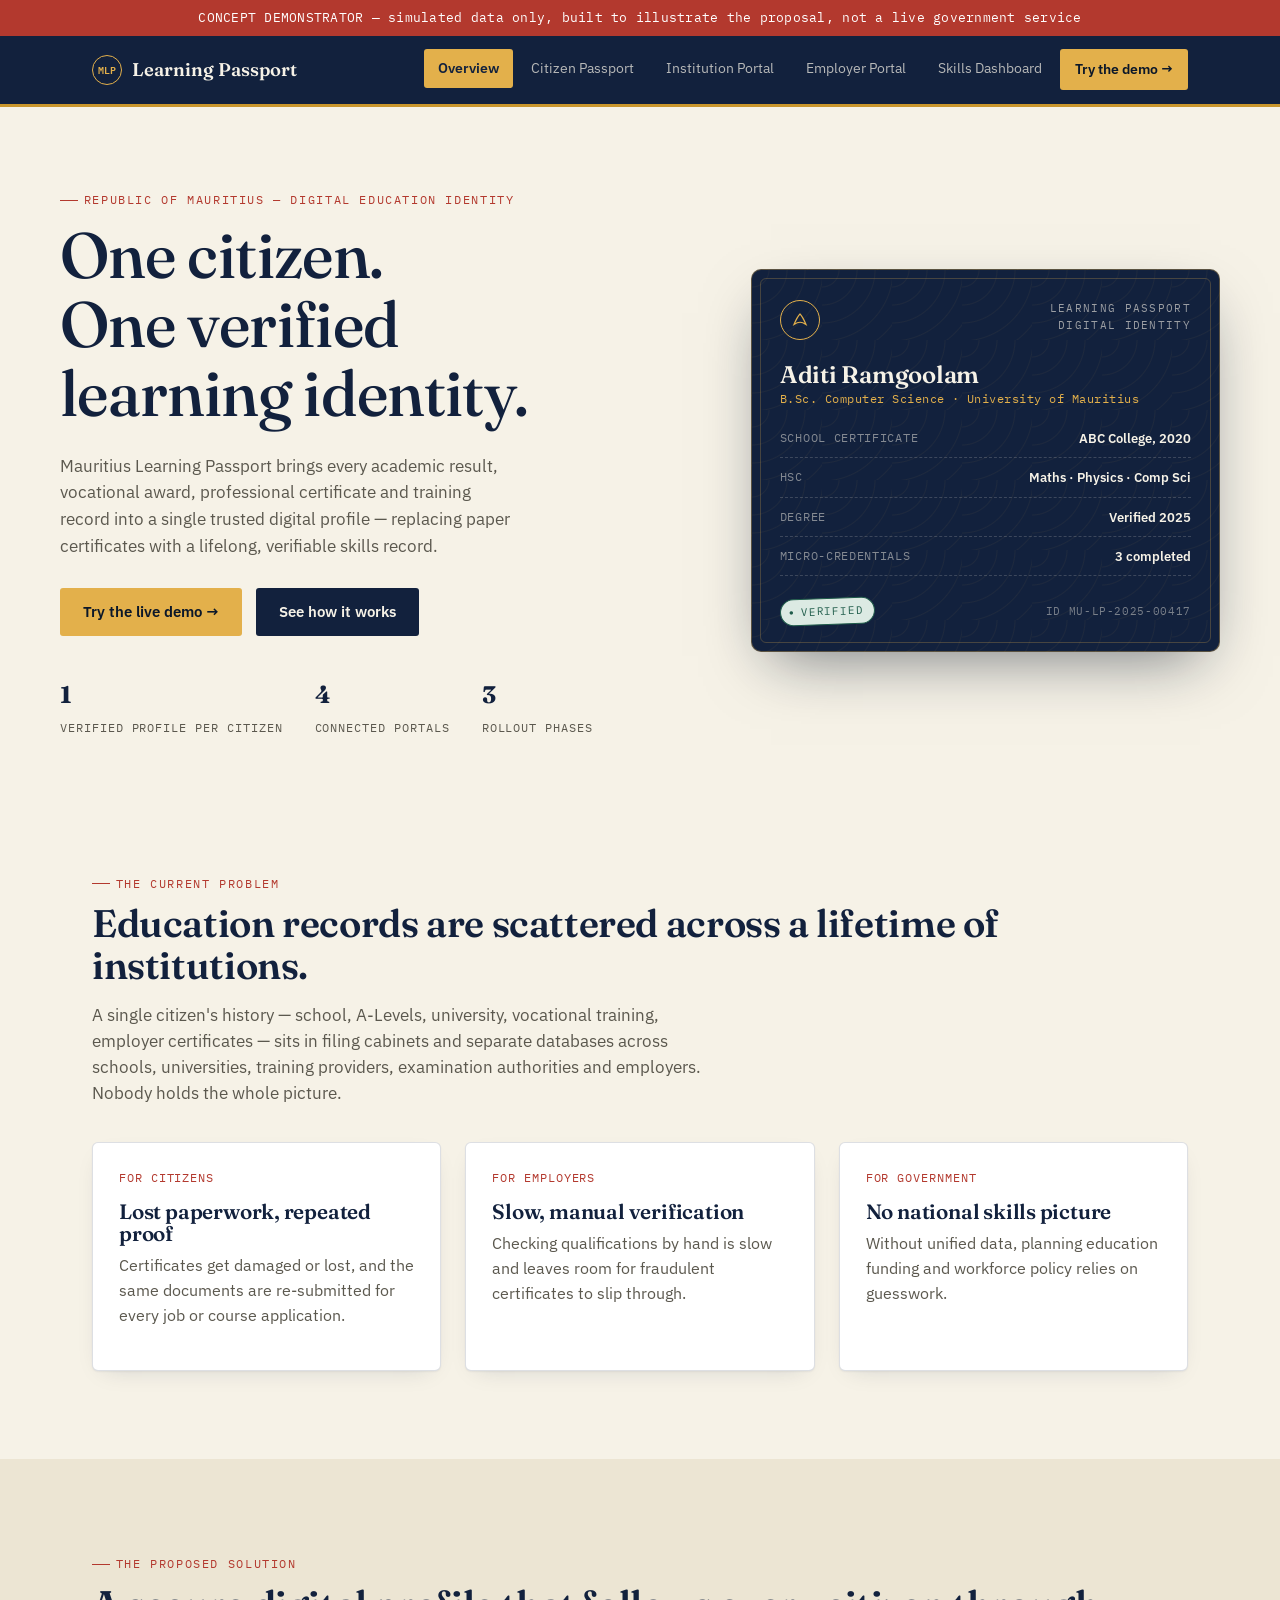
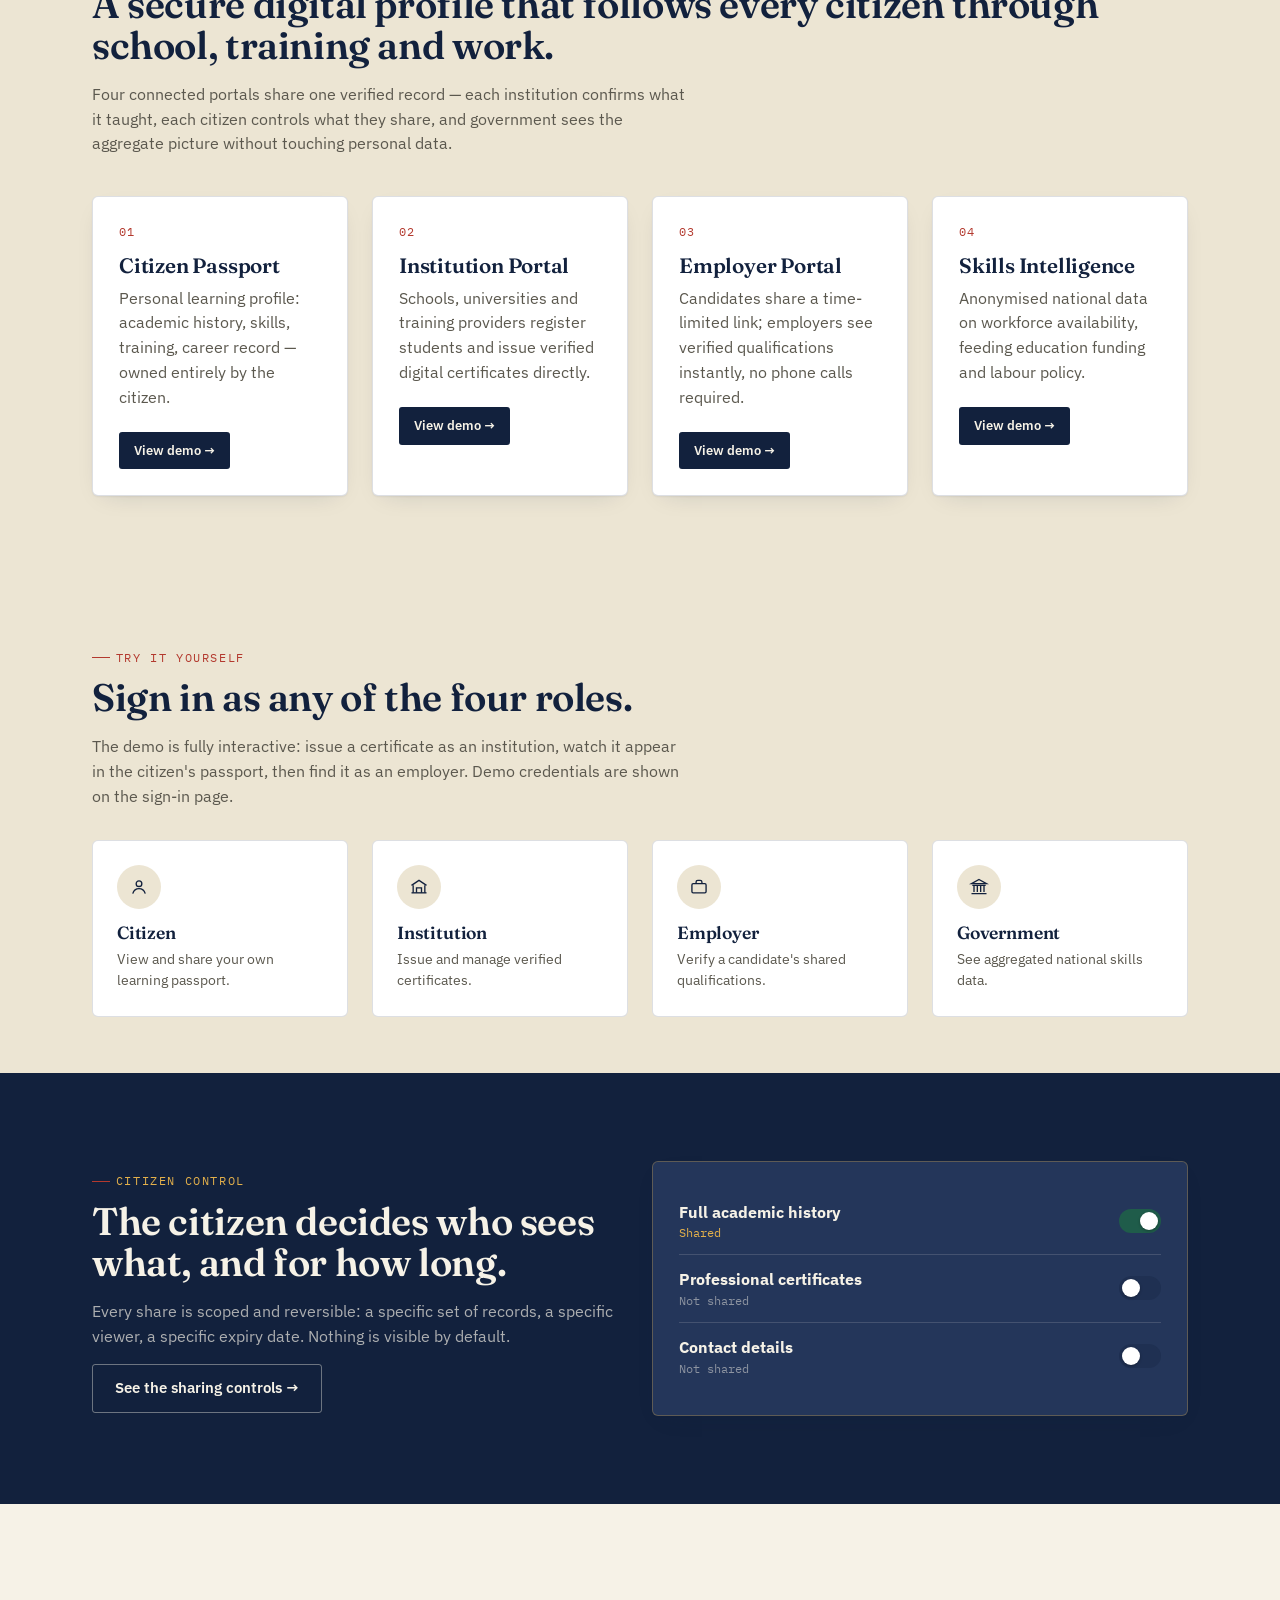
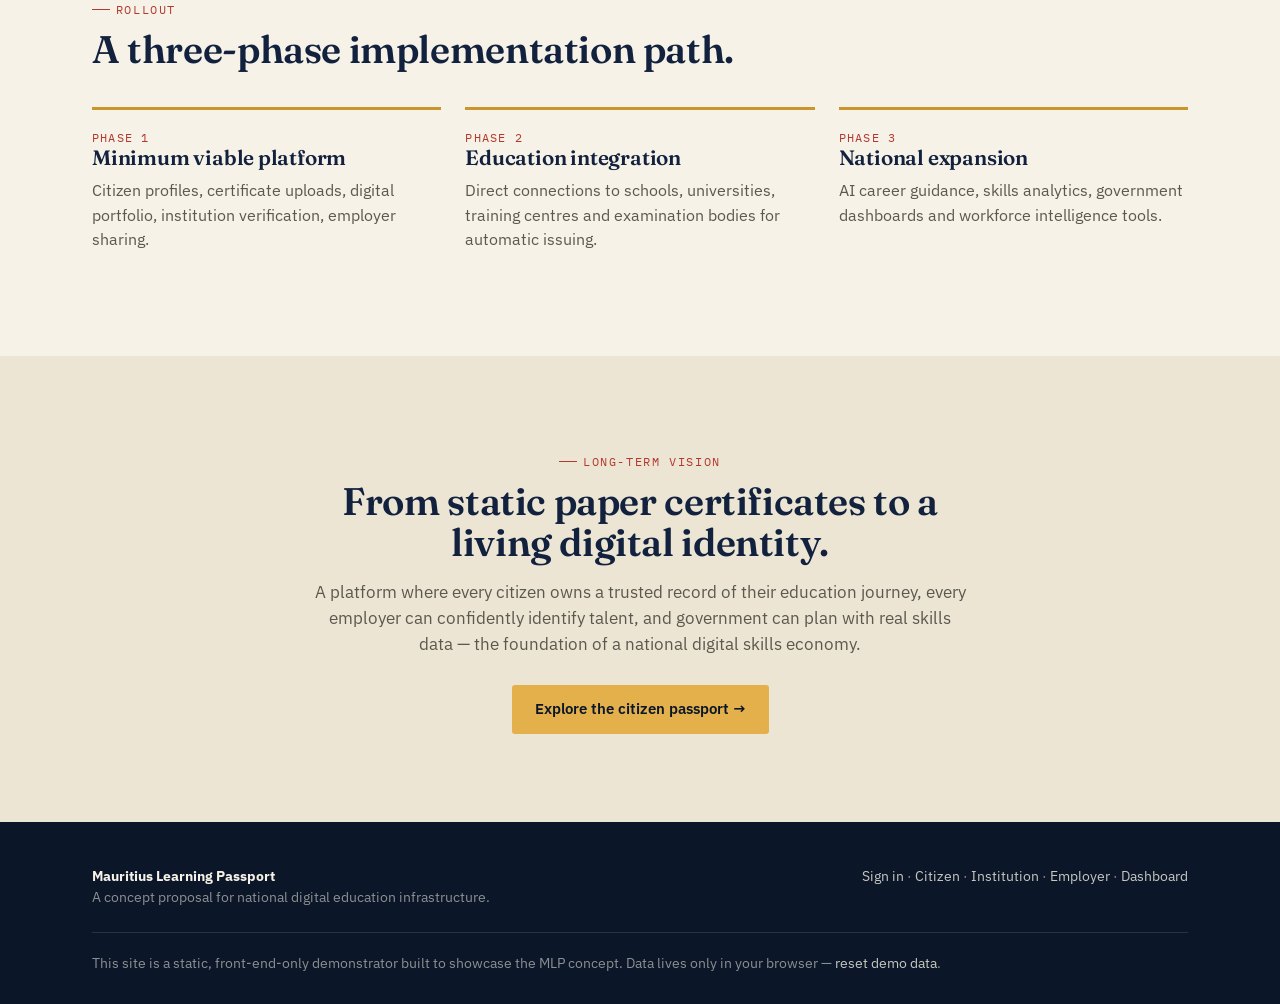
<file: index.html>
<!DOCTYPE html>
<html lang="en">
<head>
<meta charset="UTF-8">
<meta name="viewport" content="width=device-width, initial-scale=1.0">
<title>Mauritius Learning Passport — One Citizen. One Verified Learning Identity.</title>
<meta name="description" content="A national digital education, skills and career identity platform for Mauritius.">
<link rel="preconnect" href="https://fonts.googleapis.com">
<link href="https://fonts.googleapis.com/css2?family=Fraunces:opsz,wght@9..144,400;9..144,500;9..144,600&family=IBM+Plex+Sans:wght@400;500;600;700&family=IBM+Plex+Mono:wght@400;500&display=swap" rel="stylesheet">
<style>
/* ==========================================================================
   Mauritius Learning Passport — Design System
   Concept: the site itself reads as a passport — stamped pages, guilloché
   security patterns, a visa-page grid, and a navy/paper palette drawn from
   official travel documents rather than generic "startup SaaS" styling.
   ========================================================================== */

:root {
  /* ---- Color: passport cover navy, paper cream, wax-stamp coral, gold foil, verified emerald ---- */
  --navy:        #12213D;
  --navy-deep:   #0B1729;
  --navy-soft:   #24365A;
  --paper:       #F6F2E7;
  --paper-dim:   #ECE5D3;
  --ink:         #1A1A17;
  --ink-soft:    #5B584E;
  --gold:        #C9962C;
  --gold-bright: #E3B04B;
  --coral:       #B3392E;
  --emerald:     #1F5C4A;
  --emerald-soft:#DCEAE3;
  --line:        rgba(18,33,61,0.14);
  --line-strong: rgba(18,33,61,0.28);

  --font-display: 'Fraunces', Georgia, serif;
  --font-body: 'IBM Plex Sans', -apple-system, sans-serif;
  --font-mono: 'IBM Plex Mono', 'Courier New', monospace;

  --radius-s: 3px;
  --radius-m: 6px;
  --shadow-card: 0 1px 2px rgba(18,33,61,0.06), 0 8px 24px -12px rgba(18,33,61,0.18);
}

* { box-sizing: border-box; }
html { scroll-behavior: smooth; }

body {
  margin: 0;
  background: var(--paper);
  color: var(--ink);
  font-family: var(--font-body);
  font-size: 16px;
  line-height: 1.55;
  -webkit-font-smoothing: antialiased;
}

img { max-width: 100%; display: block; }
a { color: inherit; }

h1, h2, h3, h4 {
  font-family: var(--font-display);
  font-weight: 600;
  line-height: 1.08;
  margin: 0 0 0.4em;
  letter-spacing: -0.01em;
  color: var(--navy);
}
h1 { font-size: clamp(2.4rem, 5vw, 4.2rem); font-weight: 500; }
h2 { font-size: clamp(1.7rem, 3vw, 2.5rem); }
h3 { font-size: 1.3rem; }
p { margin: 0 0 1em; color: var(--ink-soft); }

.eyebrow {
  font-family: var(--font-mono);
  font-size: 0.72rem;
  letter-spacing: 0.14em;
  text-transform: uppercase;
  color: var(--coral);
  display: inline-flex;
  align-items: center;
  gap: 0.5em;
  margin-bottom: 0.9em;
}
.eyebrow::before {
  content: "";
  width: 18px; height: 1px;
  background: var(--coral);
  display: inline-block;
}

.container {
  max-width: 1160px;
  margin: 0 auto;
  padding: 0 32px;
}

/* ---- guilloché security-print watermark, used sparingly on navy fields ---- */
.watermark {
  background-color: var(--navy);
  background-image:
    repeating-radial-gradient(circle at 0 0, transparent 0, transparent 18px, rgba(227,176,75,0.05) 19px, transparent 20px),
    repeating-radial-gradient(circle at 100% 100%, transparent 0, transparent 18px, rgba(227,176,75,0.05) 19px, transparent 20px);
  background-size: 90px 90px;
}

/* ==================== NAV ==================== */
.site-nav {
  position: sticky; top: 0; z-index: 50;
  background: var(--navy);
  border-bottom: 3px solid var(--gold);
}
.site-nav .container {
  display: flex; align-items: center; justify-content: space-between;
  height: 68px;
}
.brand {
  display: flex; align-items: center; gap: 10px;
  font-family: var(--font-display);
  color: var(--paper);
  font-size: 1.15rem;
  text-decoration: none;
  font-weight: 600;
}
.brand .mark {
  width: 30px; height: 30px;
  border: 1.5px solid var(--gold-bright);
  border-radius: 50%;
  display: flex; align-items: center; justify-content: center;
  font-family: var(--font-mono);
  font-size: 0.62rem;
  color: var(--gold-bright);
  letter-spacing: 0.02em;
}
.nav-links {
  display: flex; gap: 4px;
  list-style: none; margin: 0; padding: 0;
}
.nav-links a {
  display: inline-block;
  padding: 9px 14px;
  font-size: 0.86rem;
  color: rgba(246,242,231,0.72);
  text-decoration: none;
  border-radius: var(--radius-s);
  transition: color .15s, background .15s;
  white-space: nowrap;
}
.nav-links a:hover { color: var(--paper); background: rgba(246,242,231,0.08); }
.nav-links a.active { color: var(--navy); background: var(--gold-bright); font-weight: 600; }
.nav-toggle { display: none; }

@media (max-width: 900px) {
  .nav-links { position: fixed; inset: 68px 0 auto 0; flex-direction: column; background: var(--navy-deep);
    padding: 10px; gap: 0; border-bottom: 1px solid var(--line-strong); transform: translateY(-8px); opacity: 0;
    pointer-events: none; transition: all .18s; }
  .nav-links.open { transform: translateY(0); opacity: 1; pointer-events: auto; }
  .nav-links a { display: block; padding: 12px 14px; }
  .nav-toggle {
    display: block; background: none; border: 1px solid rgba(246,242,231,0.3); color: var(--paper);
    width: 38px; height: 34px; border-radius: var(--radius-s); font-size: 1.1rem; cursor: pointer;
  }
}

/* ==================== BUTTONS ==================== */
.btn {
  display: inline-flex; align-items: center; gap: 8px;
  font-family: var(--font-body); font-weight: 600; font-size: 0.92rem;
  padding: 12px 22px;
  border-radius: var(--radius-s);
  text-decoration: none;
  border: 1.5px solid transparent;
  cursor: pointer;
  transition: transform .12s ease, box-shadow .12s ease, background .12s ease;
}
.btn:active { transform: translateY(1px); }
.btn-primary { background: var(--gold-bright); color: var(--navy-deep); }
.btn-primary:hover { background: var(--gold); box-shadow: 0 6px 18px -8px rgba(201,150,44,0.6); }
.btn-outline { background: transparent; border-color: rgba(246,242,231,0.4); color: var(--paper); }
.btn-outline:hover { border-color: var(--paper); }
.btn-dark { background: var(--navy); color: var(--paper); }
.btn-dark:hover { background: var(--navy-soft); }
.btn-sm { padding: 8px 14px; font-size: 0.8rem; }
.btn[disabled] { opacity: 0.45; cursor: not-allowed; }

/* ==================== SECTIONS / HERO ==================== */
.section { padding: 88px 0; }
.section-tight { padding: 56px 0; }
.section-alt { background: var(--paper-dim); }
.section-navy { background: var(--navy); color: var(--paper); }
.section-navy p { color: rgba(246,242,231,0.68); }
.section-navy h2, .section-navy h3 { color: var(--paper); }

.hero {
  padding: 76px 0 40px;
  display: grid;
  grid-template-columns: 1.15fr 0.85fr;
  gap: 56px;
  align-items: center;
}
@media (max-width: 900px) { .hero { grid-template-columns: 1fr; padding-top: 44px; } }

.hero-lede { max-width: 46ch; font-size: 1.08rem; }
.hero-actions { display: flex; gap: 14px; margin-top: 28px; flex-wrap: wrap; }
.hero-stats { display: flex; gap: 32px; margin-top: 40px; flex-wrap: wrap; }
.hero-stats div { font-family: var(--font-mono); }
.hero-stats b { display: block; font-size: 1.5rem; color: var(--navy); font-family: var(--font-display); }
.hero-stats span { font-size: 0.74rem; text-transform: uppercase; letter-spacing: 0.08em; color: var(--ink-soft); }

/* ---- signature element: the passport booklet card ---- */
.passport-card {
  background: var(--navy);
  color: var(--paper);
  border-radius: 10px;
  padding: 30px 28px 26px;
  position: relative;
  box-shadow: 0 24px 60px -20px rgba(11,23,41,0.55);
  background-image:
    repeating-radial-gradient(circle at 0 0, transparent 0, transparent 16px, rgba(227,176,75,0.06) 17px, transparent 18px);
  background-size: 70px 70px;
  border: 1px solid rgba(227,176,75,0.35);
}
.passport-card::before {
  content: "";
  position: absolute; inset: 8px;
  border: 1px solid rgba(227,176,75,0.25);
  border-radius: 6px;
  pointer-events: none;
}
.passport-card .pc-top { display: flex; justify-content: space-between; align-items: flex-start; }
.passport-card .pc-emblem {
  width: 40px; height: 40px; border-radius: 50%;
  border: 1.5px solid var(--gold-bright);
  display: flex; align-items: center; justify-content: center;
  font-family: var(--font-mono); font-size: 0.6rem; color: var(--gold-bright);
}
.passport-card .pc-country { font-family: var(--font-mono); font-size: 0.68rem; letter-spacing: 0.12em; text-transform: uppercase; color: rgba(246,242,231,0.6); text-align: right; }
.passport-card h4 { font-family: var(--font-display); color: var(--paper); font-size: 1.5rem; margin: 22px 0 2px; }
.passport-card .pc-role { font-family: var(--font-mono); font-size: 0.76rem; color: var(--gold-bright); letter-spacing: 0.04em; }
.pc-rows { margin-top: 20px; display: grid; gap: 10px; }
.pc-row { display: flex; justify-content: space-between; font-size: 0.82rem; border-bottom: 1px dashed rgba(246,242,231,0.18); padding-bottom: 8px; }
.pc-row span:first-child { color: rgba(246,242,231,0.5); font-family: var(--font-mono); font-size: 0.72rem; text-transform: uppercase; letter-spacing: 0.06em; }
.pc-row span:last-child { font-weight: 600; }
.pc-footer { margin-top: 22px; display: flex; justify-content: space-between; align-items: center; }
.pc-code { font-family: var(--font-mono); font-size: 0.68rem; color: rgba(246,242,231,0.45); letter-spacing: 0.06em; }

/* ==================== STAMP ==================== */
.stamp {
  display: inline-flex; align-items: center; gap: 6px;
  font-family: var(--font-mono); font-size: 0.68rem; text-transform: uppercase; letter-spacing: 0.08em;
  border: 1.5px solid var(--emerald);
  color: var(--emerald);
  padding: 4px 10px 4px 8px;
  border-radius: 30px;
  transform: rotate(-2deg);
  background: var(--emerald-soft);
}
.stamp.pending { border-color: var(--gold); color: var(--gold); background: #FBF1DC; }
.stamp.declined { border-color: var(--coral); color: var(--coral); background: #F7E4E1; }
.stamp::before { content: "●"; font-size: 0.5rem; }

/* ==================== CARDS / GRID ==================== */
.grid { display: grid; gap: 24px; }
.grid-3 { grid-template-columns: repeat(3, 1fr); }
.grid-2 { grid-template-columns: repeat(2, 1fr); }
.grid-4 { grid-template-columns: repeat(4, 1fr); }
@media (max-width: 900px) { .grid-3, .grid-4 { grid-template-columns: repeat(2,1fr); } }
@media (max-width: 620px) { .grid-3, .grid-4, .grid-2 { grid-template-columns: 1fr; } }

.card {
  background: #fff;
  border: 1px solid var(--line);
  border-radius: var(--radius-m);
  padding: 26px;
  box-shadow: var(--shadow-card);
}
.card h3 { margin-bottom: 8px; }
.card .num {
  font-family: var(--font-mono); font-size: 0.72rem; color: var(--coral);
  letter-spacing: 0.08em; margin-bottom: 14px; display: block;
}

.record-card {
  background: #fff;
  border: 1px solid var(--line);
  border-left: 3px solid var(--gold);
  border-radius: var(--radius-s);
  padding: 18px 20px;
  display: flex; justify-content: space-between; align-items: flex-start; gap: 16px;
  margin-bottom: 12px;
}
.record-card .rc-main strong { display: block; font-size: 1rem; margin-bottom: 2px; }
.record-card .rc-meta { font-family: var(--font-mono); font-size: 0.74rem; color: var(--ink-soft); }
.record-card .rc-sub { font-size: 0.85rem; color: var(--ink-soft); margin-top: 6px; }

/* ==================== TABLE ==================== */
table { width: 100%; border-collapse: collapse; background: #fff; }
th, td { text-align: left; padding: 12px 14px; font-size: 0.88rem; border-bottom: 1px solid var(--line); }
th { font-family: var(--font-mono); font-size: 0.68rem; text-transform: uppercase; letter-spacing: 0.07em; color: var(--ink-soft); background: var(--paper-dim); }
.table-wrap { border: 1px solid var(--line); border-radius: var(--radius-m); overflow: hidden; }

/* ==================== FORMS ==================== */
label { display: block; font-size: 0.8rem; font-weight: 600; margin-bottom: 6px; color: var(--navy); }
input, select, textarea {
  width: 100%; font-family: var(--font-body); font-size: 0.94rem;
  padding: 10px 12px; border: 1.5px solid var(--line-strong); border-radius: var(--radius-s);
  background: #fff; color: var(--ink); margin-bottom: 16px;
}
input:focus, select:focus, textarea:focus { outline: 2px solid var(--gold-bright); outline-offset: 1px; border-color: var(--gold); }
.field-row { display: grid; grid-template-columns: 1fr 1fr; gap: 16px; }
@media (max-width: 620px) { .field-row { grid-template-columns: 1fr; } }

.switch { display: flex; align-items: center; justify-content: space-between; padding: 12px 0; border-bottom: 1px solid var(--line); }
.switch-track {
  width: 42px; height: 24px; background: var(--line-strong); border-radius: 30px; position: relative; cursor: pointer;
  border: none; flex-shrink: 0;
}
.switch-track::after { content: ""; position: absolute; width: 18px; height: 18px; background: #fff; border-radius: 50%; top: 3px; left: 3px; transition: left .15s; box-shadow: 0 1px 3px rgba(0,0,0,0.3); }
.switch-track.on { background: var(--emerald); }
.switch-track.on::after { left: 21px; }

/* ==================== TIMELINE / PHASES ==================== */
.phase {
  border-top: 3px solid var(--gold);
  padding-top: 18px;
}
.phase .num { font-family: var(--font-mono); color: var(--coral); font-size: 0.78rem; letter-spacing: 0.1em; }

/* ==================== FOOTER ==================== */
.site-footer {
  background: var(--navy-deep); color: rgba(246,242,231,0.55);
  padding: 44px 0 30px; font-size: 0.85rem;
}
.site-footer a { color: rgba(246,242,231,0.8); text-decoration: none; }
.site-footer .foot-top { display: flex; justify-content: space-between; flex-wrap: wrap; gap: 20px; padding-bottom: 24px; border-bottom: 1px solid rgba(246,242,231,0.12); margin-bottom: 20px; }

.divider-perf {
  height: 1px;
  background-image: linear-gradient(to right, var(--line-strong) 50%, transparent 0%);
  background-size: 10px 1px;
  background-repeat: repeat-x;
  margin: 0;
}

.tag {
  display: inline-block; font-family: var(--font-mono); font-size: 0.68rem; text-transform: uppercase;
  letter-spacing: 0.06em; padding: 3px 8px; border-radius: 3px; background: var(--paper-dim); color: var(--navy);
  border: 1px solid var(--line);
}

.callout {
  border: 1.5px dashed var(--line-strong);
  border-radius: var(--radius-m);
  padding: 18px 20px;
  font-size: 0.9rem;
  background: var(--paper-dim);
}

.disclaimer-bar {
  background: var(--coral);
  color: #fff;
  text-align: center;
  font-size: 0.8rem;
  padding: 8px 16px;
  font-family: var(--font-mono);
  letter-spacing: 0.02em;
}

.page-header {
  padding: 52px 0 30px;
  border-bottom: 1px solid var(--line);
  background: var(--paper-dim);
}

::selection { background: var(--gold-bright); color: var(--navy-deep); }

/* ==================== SESSION BAR / LOGOUT ==================== */
.session-bar {
  background: var(--paper-dim);
  border-bottom: 1px solid var(--line);
  font-family: var(--font-mono);
  font-size: 0.78rem;
}
.session-bar .container {
  display: flex; align-items: center; justify-content: space-between;
  padding: 8px 32px;
}
.session-bar .who { color: var(--ink-soft); }
.session-bar .who b { color: var(--navy); }
.session-bar a.logout {
  color: var(--coral); text-decoration: none; font-weight: 600;
}
.session-bar a.logout:hover { text-decoration: underline; }

/* ==================== LOGIN PAGE ==================== */
.login-wrap {
  min-height: calc(100vh - 68px);
  display: grid;
  grid-template-columns: 1fr 1fr;
}
@media (max-width: 900px) { .login-wrap { grid-template-columns: 1fr; } }

.login-side {
  background: var(--navy);
  color: var(--paper);
  padding: 56px 48px;
  display: flex; flex-direction: column; justify-content: center;
  background-image: repeating-radial-gradient(circle at 0 0, transparent 0, transparent 18px, rgba(227,176,75,0.05) 19px, transparent 20px);
  background-size: 90px 90px;
}
.login-side p { color: rgba(246,242,231,0.65); }

.role-tabs {
  display: grid; grid-template-columns: repeat(4,1fr); gap: 8px; margin-bottom: 26px;
}
.role-tab {
  border: 1.5px solid var(--line-strong);
  background: #fff;
  border-radius: var(--radius-s);
  padding: 12px 8px;
  text-align: center;
  cursor: pointer;
  font-size: 0.78rem;
  font-weight: 600;
  color: var(--ink-soft);
  transition: all .12s;
}
.role-tab .ri { display:block; margin: 0 auto 6px; }
.role-tab.active { border-color: var(--gold); background: var(--paper-dim); color: var(--navy); }

.login-form-side {
  padding: 56px 48px;
  display: flex; flex-direction: column; justify-content: center;
}

.creds-table {
  margin-top: 22px;
  border: 1px solid var(--line);
  border-radius: var(--radius-m);
  overflow: hidden;
}
.creds-table table { font-size: 0.82rem; }
.creds-table td.mono, .creds-table th.mono { font-family: var(--font-mono); }
.creds-fill {
  font-family: var(--font-mono); font-size: 0.72rem;
  color: var(--coral); background: none; border: none; cursor: pointer; text-decoration: underline; padding: 0;
}

.login-error {
  display: none;
  background: #F7E4E1; color: var(--coral); border: 1px solid var(--coral);
  border-radius: var(--radius-s); padding: 10px 14px; font-size: 0.85rem; margin-bottom: 16px;
}

/* role selector cards on homepage */
.role-card {
  display: block; text-decoration: none; color: inherit;
  background: #fff; border: 1px solid var(--line); border-radius: var(--radius-m);
  padding: 24px; transition: transform .12s, box-shadow .12s;
}
.role-card:hover { transform: translateY(-3px); box-shadow: var(--shadow-card); }
.role-card .ri-wrap {
  width: 44px; height: 44px; border-radius: 50%; background: var(--paper-dim);
  display: flex; align-items: center; justify-content: center; margin-bottom: 14px;
}

.icon-badge {
  display: inline-flex; align-items: center; justify-content: center;
  width: 34px; height: 34px; border-radius: 50%; background: var(--paper-dim); flex-shrink: 0;
}


</style>
</head>
<body>

<div class="disclaimer-bar">CONCEPT DEMONSTRATOR — simulated data only, built to illustrate the proposal, not a live government service</div>

<nav class="site-nav">
  <div class="container">
    <a href="index.html" class="brand"><span class="mark">MLP</span> Learning Passport</a>
    <button class="nav-toggle" aria-label="Toggle menu">☰</button>
    <ul class="nav-links">
      <li><a href="index.html" class="active">Overview</a></li>
      <li><a href="citizen.html">Citizen Passport</a></li>
      <li><a href="institution.html">Institution Portal</a></li>
      <li><a href="employer.html">Employer Portal</a></li>
      <li><a href="dashboard.html">Skills Dashboard</a></li>
      <li><a href="login.html" class="btn btn-primary btn-sm" style="color:var(--navy-deep);">Try the demo →</a></li>
    </ul>
  </div>
</nav>

<header class="container hero">
  <div>
    <div class="eyebrow">Republic of Mauritius — Digital Education Identity</div>
    <h1>One citizen.<br>One verified<br>learning identity.</h1>
    <p class="hero-lede">Mauritius Learning Passport brings every academic result, vocational award, professional certificate and training record into a single trusted digital profile — replacing paper certificates with a lifelong, verifiable skills record.</p>
    <div class="hero-actions">
      <a href="login.html" class="btn btn-primary">Try the live demo →</a>
      <a href="#solution" class="btn btn-dark">See how it works</a>
    </div>
    <div class="hero-stats">
      <div><b>1</b><span>Verified profile per citizen</span></div>
      <div><b>4</b><span>Connected portals</span></div>
      <div><b>3</b><span>Rollout phases</span></div>
    </div>
  </div>

  <div class="passport-card">
    <div class="pc-top">
      <div class="pc-emblem">
        <svg width="18" height="18" viewBox="0 0 24 24" fill="none" stroke="currentColor" stroke-width="1.6"><path d="M4 18c3-7 5-11 8-14 3 3 5 7 8 14-3-2-6-3-8-3s-5 1-8 3z"/></svg>
      </div>
      <div class="pc-country">Learning Passport<br>Digital Identity</div>
    </div>
    <h4>Aditi Ramgoolam</h4>
    <div class="pc-role">B.Sc. Computer Science · University of Mauritius</div>
    <div class="pc-rows">
      <div class="pc-row"><span>School Certificate</span><span>ABC College, 2020</span></div>
      <div class="pc-row"><span>HSC</span><span>Maths · Physics · Comp Sci</span></div>
      <div class="pc-row"><span>Degree</span><span>Verified 2025</span></div>
      <div class="pc-row"><span>Micro-credentials</span><span>3 completed</span></div>
    </div>
    <div class="pc-footer">
      <span class="stamp">Verified</span>
      <span class="pc-code">ID MU-LP-2025-00417</span>
    </div>
  </div>
</header>

<section class="section" id="problem">
  <div class="container">
    <div class="eyebrow">The current problem</div>
    <h2>Education records are scattered across a lifetime of institutions.</h2>
    <p style="max-width:64ch;font-size:1.05rem;">A single citizen's history — school, A-Levels, university, vocational training, employer certificates — sits in filing cabinets and separate databases across schools, universities, training providers, examination authorities and employers. Nobody holds the whole picture.</p>

    <div class="grid grid-3" style="margin-top:36px;">
      <div class="card">
        <span class="num">FOR CITIZENS</span>
        <h3>Lost paperwork, repeated proof</h3>
        <p>Certificates get damaged or lost, and the same documents are re-submitted for every job or course application.</p>
      </div>
      <div class="card">
        <span class="num">FOR EMPLOYERS</span>
        <h3>Slow, manual verification</h3>
        <p>Checking qualifications by hand is slow and leaves room for fraudulent certificates to slip through.</p>
      </div>
      <div class="card">
        <span class="num">FOR GOVERNMENT</span>
        <h3>No national skills picture</h3>
        <p>Without unified data, planning education funding and workforce policy relies on guesswork.</p>
      </div>
    </div>
  </div>
</section>

<section class="section section-alt" id="solution">
  <div class="container">
    <div class="eyebrow">The proposed solution</div>
    <h2>A secure digital profile that follows every citizen through school, training and work.</h2>
    <p style="max-width:60ch;">Four connected portals share one verified record — each institution confirms what it taught, each citizen controls what they share, and government sees the aggregate picture without touching personal data.</p>

    <div class="grid grid-4" style="margin-top:40px;">
      <div class="card">
        <span class="num">01</span>
        <h3>Citizen Passport</h3>
        <p>Personal learning profile: academic history, skills, training, career record — owned entirely by the citizen.</p>
        <a href="citizen.html" class="btn btn-sm btn-dark" style="margin-top:6px;">View demo →</a>
      </div>
      <div class="card">
        <span class="num">02</span>
        <h3>Institution Portal</h3>
        <p>Schools, universities and training providers register students and issue verified digital certificates directly.</p>
        <a href="institution.html" class="btn btn-sm btn-dark" style="margin-top:6px;">View demo →</a>
      </div>
      <div class="card">
        <span class="num">03</span>
        <h3>Employer Portal</h3>
        <p>Candidates share a time-limited link; employers see verified qualifications instantly, no phone calls required.</p>
        <a href="employer.html" class="btn btn-sm btn-dark" style="margin-top:6px;">View demo →</a>
      </div>
      <div class="card">
        <span class="num">04</span>
        <h3>Skills Intelligence</h3>
        <p>Anonymised national data on workforce availability, feeding education funding and labour policy.</p>
        <a href="dashboard.html" class="btn btn-sm btn-dark" style="margin-top:6px;">View demo →</a>
      </div>
    </div>
  </div>
</section>

<section class="section-tight section-alt">
  <div class="container">
    <div class="eyebrow">Try it yourself</div>
    <h2>Sign in as any of the four roles.</h2>
    <p style="max-width:60ch;">The demo is fully interactive: issue a certificate as an institution, watch it appear in the citizen's passport, then find it as an employer. Demo credentials are shown on the sign-in page.</p>

    <div class="grid grid-4" style="margin-top:32px;">
      <a href="login.html?role=citizen" class="role-card">
        <div class="ri-wrap"><svg width="20" height="20" viewBox="0 0 24 24" fill="none" stroke="var(--navy)" stroke-width="1.6"><circle cx="12" cy="8" r="3.4"/><path d="M4.5 20c1.2-4 4-6 7.5-6s6.3 2 7.5 6"/></svg></div>
        <h3 style="font-size:1.1rem;">Citizen</h3>
        <p style="font-size:0.85rem;margin:0;">View and share your own learning passport.</p>
      </a>
      <a href="login.html?role=institution" class="role-card">
        <div class="ri-wrap"><svg width="20" height="20" viewBox="0 0 24 24" fill="none" stroke="var(--navy)" stroke-width="1.6"><path d="M3 10 12 4l9 6"/><path d="M5 10v9M19 10v9M9 19v-6h6v6"/><path d="M3 19h18"/></svg></div>
        <h3 style="font-size:1.1rem;">Institution</h3>
        <p style="font-size:0.85rem;margin:0;">Issue and manage verified certificates.</p>
      </a>
      <a href="login.html?role=employer" class="role-card">
        <div class="ri-wrap"><svg width="20" height="20" viewBox="0 0 24 24" fill="none" stroke="var(--navy)" stroke-width="1.6"><rect x="3.5" y="8" width="17" height="11" rx="1.5"/><path d="M8.5 8V6a2 2 0 0 1 2-2h3a2 2 0 0 1 2 2v2"/></svg></div>
        <h3 style="font-size:1.1rem;">Employer</h3>
        <p style="font-size:0.85rem;margin:0;">Verify a candidate's shared qualifications.</p>
      </a>
      <a href="login.html?role=government" class="role-card">
        <div class="ri-wrap"><svg width="20" height="20" viewBox="0 0 24 24" fill="none" stroke="var(--navy)" stroke-width="1.6"><path d="M4 10h16M6 10v8M10 10v8M14 10v8M18 10v8M3 20h18M12 3l9 5H3z"/></svg></div>
        <h3 style="font-size:1.1rem;">Government</h3>
        <p style="font-size:0.85rem;margin:0;">See aggregated national skills data.</p>
      </a>
    </div>
  </div>
</section>

<section class="section section-navy">
  <div class="container">
    <div class="grid grid-2" style="align-items:center;">
      <div>
        <div class="eyebrow" style="color:var(--gold-bright);">Citizen control</div>
        <h2>The citizen decides who sees what, and for how long.</h2>
        <p>Every share is scoped and reversible: a specific set of records, a specific viewer, a specific expiry date. Nothing is visible by default.</p>
        <a href="citizen.html" class="btn btn-outline">See the sharing controls →</a>
      </div>
      <div class="card" style="background:var(--navy-soft);border-color:rgba(227,176,75,0.3);">
        <div class="switch" style="border-color:rgba(246,242,231,0.15);">
          <div><strong style="color:var(--paper);">Full academic history</strong><div class="switch-status" style="font-family:var(--font-mono);font-size:0.72rem;color:var(--gold-bright);">Shared</div></div>
          <button class="switch-track on" aria-checked="true"></button>
        </div>
        <div class="switch" style="border-color:rgba(246,242,231,0.15);">
          <div><strong style="color:var(--paper);">Professional certificates</strong><div class="switch-status" style="font-family:var(--font-mono);font-size:0.72rem;color:rgba(246,242,231,0.5);">Not shared</div></div>
          <button class="switch-track" aria-checked="false"></button>
        </div>
        <div class="switch" style="border:none;">
          <div><strong style="color:var(--paper);">Contact details</strong><div class="switch-status" style="font-family:var(--font-mono);font-size:0.72rem;color:rgba(246,242,231,0.5);">Not shared</div></div>
          <button class="switch-track" aria-checked="false"></button>
        </div>
      </div>
    </div>
  </div>
</section>

<section class="section">
  <div class="container">
    <div class="eyebrow">Rollout</div>
    <h2>A three-phase implementation path.</h2>
    <div class="grid grid-3" style="margin-top:36px;">
      <div class="phase">
        <div class="num">PHASE 1</div>
        <h3>Minimum viable platform</h3>
        <p>Citizen profiles, certificate uploads, digital portfolio, institution verification, employer sharing.</p>
      </div>
      <div class="phase">
        <div class="num">PHASE 2</div>
        <h3>Education integration</h3>
        <p>Direct connections to schools, universities, training centres and examination bodies for automatic issuing.</p>
      </div>
      <div class="phase">
        <div class="num">PHASE 3</div>
        <h3>National expansion</h3>
        <p>AI career guidance, skills analytics, government dashboards and workforce intelligence tools.</p>
      </div>
    </div>
  </div>
</section>

<section class="section section-alt">
  <div class="container" style="text-align:center;max-width:720px;">
    <div class="eyebrow" style="justify-content:center;">Long-term vision</div>
    <h2>From static paper certificates to a living digital identity.</h2>
    <p style="font-size:1.05rem;">A platform where every citizen owns a trusted record of their education journey, every employer can confidently identify talent, and government can plan with real skills data — the foundation of a national digital skills economy.</p>
    <div class="hero-actions" style="justify-content:center;">
      <a href="citizen.html" class="btn btn-primary">Explore the citizen passport →</a>
    </div>
  </div>
</section>

<footer class="site-footer">
  <div class="container">
    <div class="foot-top">
      <div><strong style="color:var(--paper);">Mauritius Learning Passport</strong><br>A concept proposal for national digital education infrastructure.</div>
      <div><a href="login.html">Sign in</a> · <a href="citizen.html">Citizen</a> · <a href="institution.html">Institution</a> · <a href="employer.html">Employer</a> · <a href="dashboard.html">Dashboard</a></div>
    </div>
    <div>This site is a static, front-end-only demonstrator built to showcase the MLP concept. Data lives only in your browser — <a href="#" onclick="if(confirm('Reset all demo data back to its original state?')){mlpResetDemoData(); alert('Demo data reset.');} return false;">reset demo data</a>.</div>
  </div>
</footer>

<script>
// Mauritius Learning Passport — demo data layer
// Everything lives in the browser's localStorage so the demo is fully
// interactive (issuing a certificate in the Institution Portal really
// updates what the Citizen and Employer portals show) without any server.

const MLP_STORAGE_KEY = 'mlp_students_v1';

const MLP_SEED_STUDENTS = [
  {
    id: 'MU-LP-2025-00417',
    name: 'Aditi Ramgoolam',
    dob: '14 Mar 2002',
    district: 'Moka',
    programme: 'B.Sc. Computer Science',
    skills: ['Python', 'Data Structures', 'SQL', 'Networking Basics', 'Project Management', 'First Aid'],
    sharing: { academic: true, professional: false, micro: true, contact: false },
    records: [
      { id: 'r1', type: 'academic', title: 'School Certificate', institution: 'ABC College', year: '2020', detail: 'Mathematics — A · English — B · Computer Science — A', status: 'verified' },
      { id: 'r2', type: 'academic', title: 'Higher School Certificate', institution: 'ABC College', year: '2022', detail: 'Mathematics · Physics · Computer Science', status: 'verified' },
      { id: 'r3', type: 'academic', title: 'Bachelor of Science, Computer Science', institution: 'University of Mauritius', year: '2025', detail: 'First Class Honours — verified directly by the institution on graduation.', status: 'verified' },
      { id: 'r4', type: 'professional', title: 'First Aid Certificate', institution: 'Mauritius Red Cross', year: '2024', detail: 'Valid until 2027', status: 'verified' },
      { id: 'r5', type: 'professional', title: 'Cybersecurity Foundation (short course)', institution: 'Self-submitted', year: '2026', detail: 'Awaiting institution confirmation.', status: 'pending' },
      { id: 'r6', type: 'micro', title: 'Introduction to Python', institution: 'Open Learning MU', year: '2026', detail: 'Completed Jan 2026', status: 'verified' },
      { id: 'r7', type: 'micro', title: 'Workplace Communication', institution: 'Rogers Group (employer training)', year: '2025', detail: 'Completed Sep 2025', status: 'verified' },
      { id: 'r8', type: 'micro', title: 'Data Analytics Basics', institution: 'Coursera', year: '2025', detail: 'Completed Jun 2025', status: 'pending' }
    ]
  },
  {
    id: 'MU-LP-2025-00418',
    name: 'Yannick Li Wan Po',
    dob: '02 Nov 2001',
    district: 'Plaines Wilhems',
    programme: 'B.Eng. Civil Engineering',
    skills: ['AutoCAD', 'Structural Analysis', 'Site Management', 'Health & Safety'],
    sharing: { academic: true, professional: true, micro: false, contact: false },
    records: [
      { id: 'r1', type: 'academic', title: 'School Certificate', institution: 'Royal College Curepipe', year: '2019', detail: 'Mathematics — A · Physics — A · Chemistry — B', status: 'verified' },
      { id: 'r2', type: 'academic', title: 'Higher School Certificate', institution: 'Royal College Curepipe', year: '2021', detail: 'Mathematics · Physics · Design & Technology', status: 'verified' },
      { id: 'r3', type: 'academic', title: 'Bachelor of Engineering, Civil Engineering', institution: 'University of Mauritius', year: '2025', detail: 'Verified directly by the institution on graduation.', status: 'verified' },
      { id: 'r4', type: 'professional', title: 'Site Safety Supervisor Certificate', institution: 'Ministry of Labour', year: '2025', detail: 'Valid until 2028', status: 'verified' }
    ]
  },
  {
    id: 'MU-LP-2025-00419',
    name: 'Priya Nundlall',
    dob: '27 Jul 2003',
    district: 'Flacq',
    programme: 'B.A. Economics',
    skills: ['Data Analysis', 'Public Policy', 'Excel', 'Report Writing'],
    sharing: { academic: true, professional: false, micro: true, contact: false },
    records: [
      { id: 'r1', type: 'academic', title: 'School Certificate', institution: 'Flacq SSS', year: '2020', detail: 'Mathematics — B · English — A · Economics — A', status: 'verified' },
      { id: 'r2', type: 'academic', title: 'Higher School Certificate', institution: 'Flacq SSS', year: '2022', detail: 'Economics · Mathematics · Sociology', status: 'verified' },
      { id: 'r3', type: 'academic', title: 'Bachelor of Arts, Economics', institution: 'University of Mauritius', year: '2025', detail: 'Verified directly by the institution on graduation.', status: 'verified' },
      { id: 'r4', type: 'micro', title: 'Public Policy Analysis', institution: 'Open Learning MU', year: '2026', detail: 'Completed Feb 2026', status: 'verified' }
    ]
  }
];

function mlpSeedIfEmpty() {
  if (!localStorage.getItem(MLP_STORAGE_KEY)) {
    localStorage.setItem(MLP_STORAGE_KEY, JSON.stringify(MLP_SEED_STUDENTS));
  }
}

function mlpGetStudents() {
  mlpSeedIfEmpty();
  return JSON.parse(localStorage.getItem(MLP_STORAGE_KEY));
}

function mlpGetStudentById(id) {
  return mlpGetStudents().find(s => s.id === id) || null;
}

function mlpSaveStudents(list) {
  localStorage.setItem(MLP_STORAGE_KEY, JSON.stringify(list));
}

function mlpAddRecord(studentId, record) {
  const list = mlpGetStudents();
  const student = list.find(s => s.id === studentId);
  if (!student) return false;
  record.id = 'r' + Date.now();
  student.records.unshift(record);
  mlpSaveStudents(list);
  return true;
}

function mlpSetSharing(studentId, key, value) {
  const list = mlpGetStudents();
  const student = list.find(s => s.id === studentId);
  if (!student) return false;
  student.sharing[key] = value;
  mlpSaveStudents(list);
  return true;
}

function mlpTotalRecordsIssued() {
  return mlpGetStudents().reduce((sum, s) => sum + s.records.filter(r => r.status === 'verified').length, 0);
}

function mlpResetDemoData() {
  localStorage.removeItem(MLP_STORAGE_KEY);
  sessionStorage.clear();
  mlpSeedIfEmpty();
}

</script>
<script>
// Mauritius Learning Passport — shared front-end behaviour
// Everything here is a client-side simulation for demo purposes only.
// No data leaves the browser; nothing is sent to a real server.

document.addEventListener('DOMContentLoaded', () => {
  // Mobile nav toggle
  const toggle = document.querySelector('.nav-toggle');
  const links = document.querySelector('.nav-links');
  if (toggle && links) {
    toggle.addEventListener('click', () => links.classList.toggle('open'));
  }

  // Generic on/off switches (data sharing permissions, etc.)
  document.querySelectorAll('.switch-track').forEach(sw => {
    sw.addEventListener('click', () => {
      sw.classList.toggle('on');
      sw.setAttribute('aria-checked', sw.classList.contains('on'));
      const label = sw.closest('.switch')?.querySelector('.switch-status');
      if (label) label.textContent = sw.classList.contains('on') ? 'Shared' : 'Not shared';
    });
  });
});

// Simple helper other pages can use to fake a short "processing" delay
function withDelay(fn, ms = 650) {
  return new Promise(resolve => setTimeout(() => resolve(fn()), ms));
}

</script>
</body>
</html>
</file>
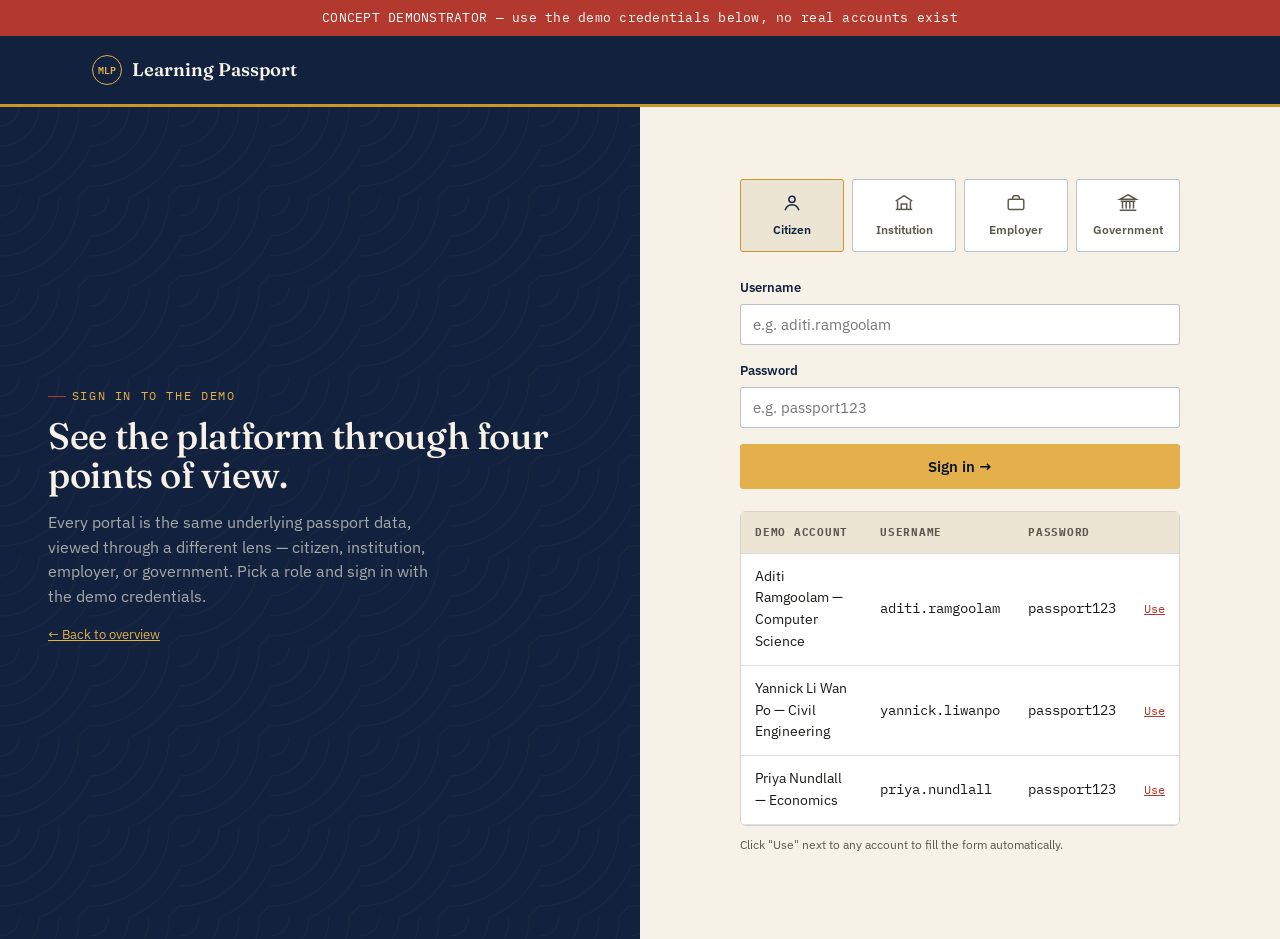
<file: citizen.html>
<!DOCTYPE html>
<html lang="en">
<head>
<meta charset="UTF-8">
<meta name="viewport" content="width=device-width, initial-scale=1.0">
<title>Citizen Passport — Mauritius Learning Passport</title>
<link rel="preconnect" href="https://fonts.googleapis.com">
<link href="https://fonts.googleapis.com/css2?family=Fraunces:opsz,wght@9..144,400;9..144,500;9..144,600&family=IBM+Plex+Sans:wght@400;500;600;700&family=IBM+Plex+Mono:wght@400;500&display=swap" rel="stylesheet">
<style>
/* ==========================================================================
   Mauritius Learning Passport — Design System
   Concept: the site itself reads as a passport — stamped pages, guilloché
   security patterns, a visa-page grid, and a navy/paper palette drawn from
   official travel documents rather than generic "startup SaaS" styling.
   ========================================================================== */

:root {
  /* ---- Color: passport cover navy, paper cream, wax-stamp coral, gold foil, verified emerald ---- */
  --navy:        #12213D;
  --navy-deep:   #0B1729;
  --navy-soft:   #24365A;
  --paper:       #F6F2E7;
  --paper-dim:   #ECE5D3;
  --ink:         #1A1A17;
  --ink-soft:    #5B584E;
  --gold:        #C9962C;
  --gold-bright: #E3B04B;
  --coral:       #B3392E;
  --emerald:     #1F5C4A;
  --emerald-soft:#DCEAE3;
  --line:        rgba(18,33,61,0.14);
  --line-strong: rgba(18,33,61,0.28);

  --font-display: 'Fraunces', Georgia, serif;
  --font-body: 'IBM Plex Sans', -apple-system, sans-serif;
  --font-mono: 'IBM Plex Mono', 'Courier New', monospace;

  --radius-s: 3px;
  --radius-m: 6px;
  --shadow-card: 0 1px 2px rgba(18,33,61,0.06), 0 8px 24px -12px rgba(18,33,61,0.18);
}

* { box-sizing: border-box; }
html { scroll-behavior: smooth; }

body {
  margin: 0;
  background: var(--paper);
  color: var(--ink);
  font-family: var(--font-body);
  font-size: 16px;
  line-height: 1.55;
  -webkit-font-smoothing: antialiased;
}

img { max-width: 100%; display: block; }
a { color: inherit; }

h1, h2, h3, h4 {
  font-family: var(--font-display);
  font-weight: 600;
  line-height: 1.08;
  margin: 0 0 0.4em;
  letter-spacing: -0.01em;
  color: var(--navy);
}
h1 { font-size: clamp(2.4rem, 5vw, 4.2rem); font-weight: 500; }
h2 { font-size: clamp(1.7rem, 3vw, 2.5rem); }
h3 { font-size: 1.3rem; }
p { margin: 0 0 1em; color: var(--ink-soft); }

.eyebrow {
  font-family: var(--font-mono);
  font-size: 0.72rem;
  letter-spacing: 0.14em;
  text-transform: uppercase;
  color: var(--coral);
  display: inline-flex;
  align-items: center;
  gap: 0.5em;
  margin-bottom: 0.9em;
}
.eyebrow::before {
  content: "";
  width: 18px; height: 1px;
  background: var(--coral);
  display: inline-block;
}

.container {
  max-width: 1160px;
  margin: 0 auto;
  padding: 0 32px;
}

/* ---- guilloché security-print watermark, used sparingly on navy fields ---- */
.watermark {
  background-color: var(--navy);
  background-image:
    repeating-radial-gradient(circle at 0 0, transparent 0, transparent 18px, rgba(227,176,75,0.05) 19px, transparent 20px),
    repeating-radial-gradient(circle at 100% 100%, transparent 0, transparent 18px, rgba(227,176,75,0.05) 19px, transparent 20px);
  background-size: 90px 90px;
}

/* ==================== NAV ==================== */
.site-nav {
  position: sticky; top: 0; z-index: 50;
  background: var(--navy);
  border-bottom: 3px solid var(--gold);
}
.site-nav .container {
  display: flex; align-items: center; justify-content: space-between;
  height: 68px;
}
.brand {
  display: flex; align-items: center; gap: 10px;
  font-family: var(--font-display);
  color: var(--paper);
  font-size: 1.15rem;
  text-decoration: none;
  font-weight: 600;
}
.brand .mark {
  width: 30px; height: 30px;
  border: 1.5px solid var(--gold-bright);
  border-radius: 50%;
  display: flex; align-items: center; justify-content: center;
  font-family: var(--font-mono);
  font-size: 0.62rem;
  color: var(--gold-bright);
  letter-spacing: 0.02em;
}
.nav-links {
  display: flex; gap: 4px;
  list-style: none; margin: 0; padding: 0;
}
.nav-links a {
  display: inline-block;
  padding: 9px 14px;
  font-size: 0.86rem;
  color: rgba(246,242,231,0.72);
  text-decoration: none;
  border-radius: var(--radius-s);
  transition: color .15s, background .15s;
  white-space: nowrap;
}
.nav-links a:hover { color: var(--paper); background: rgba(246,242,231,0.08); }
.nav-links a.active { color: var(--navy); background: var(--gold-bright); font-weight: 600; }
.nav-toggle { display: none; }

@media (max-width: 900px) {
  .nav-links { position: fixed; inset: 68px 0 auto 0; flex-direction: column; background: var(--navy-deep);
    padding: 10px; gap: 0; border-bottom: 1px solid var(--line-strong); transform: translateY(-8px); opacity: 0;
    pointer-events: none; transition: all .18s; }
  .nav-links.open { transform: translateY(0); opacity: 1; pointer-events: auto; }
  .nav-links a { display: block; padding: 12px 14px; }
  .nav-toggle {
    display: block; background: none; border: 1px solid rgba(246,242,231,0.3); color: var(--paper);
    width: 38px; height: 34px; border-radius: var(--radius-s); font-size: 1.1rem; cursor: pointer;
  }
}

/* ==================== BUTTONS ==================== */
.btn {
  display: inline-flex; align-items: center; gap: 8px;
  font-family: var(--font-body); font-weight: 600; font-size: 0.92rem;
  padding: 12px 22px;
  border-radius: var(--radius-s);
  text-decoration: none;
  border: 1.5px solid transparent;
  cursor: pointer;
  transition: transform .12s ease, box-shadow .12s ease, background .12s ease;
}
.btn:active { transform: translateY(1px); }
.btn-primary { background: var(--gold-bright); color: var(--navy-deep); }
.btn-primary:hover { background: var(--gold); box-shadow: 0 6px 18px -8px rgba(201,150,44,0.6); }
.btn-outline { background: transparent; border-color: rgba(246,242,231,0.4); color: var(--paper); }
.btn-outline:hover { border-color: var(--paper); }
.btn-dark { background: var(--navy); color: var(--paper); }
.btn-dark:hover { background: var(--navy-soft); }
.btn-sm { padding: 8px 14px; font-size: 0.8rem; }
.btn[disabled] { opacity: 0.45; cursor: not-allowed; }

/* ==================== SECTIONS / HERO ==================== */
.section { padding: 88px 0; }
.section-tight { padding: 56px 0; }
.section-alt { background: var(--paper-dim); }
.section-navy { background: var(--navy); color: var(--paper); }
.section-navy p { color: rgba(246,242,231,0.68); }
.section-navy h2, .section-navy h3 { color: var(--paper); }

.hero {
  padding: 76px 0 40px;
  display: grid;
  grid-template-columns: 1.15fr 0.85fr;
  gap: 56px;
  align-items: center;
}
@media (max-width: 900px) { .hero { grid-template-columns: 1fr; padding-top: 44px; } }

.hero-lede { max-width: 46ch; font-size: 1.08rem; }
.hero-actions { display: flex; gap: 14px; margin-top: 28px; flex-wrap: wrap; }
.hero-stats { display: flex; gap: 32px; margin-top: 40px; flex-wrap: wrap; }
.hero-stats div { font-family: var(--font-mono); }
.hero-stats b { display: block; font-size: 1.5rem; color: var(--navy); font-family: var(--font-display); }
.hero-stats span { font-size: 0.74rem; text-transform: uppercase; letter-spacing: 0.08em; color: var(--ink-soft); }

/* ---- signature element: the passport booklet card ---- */
.passport-card {
  background: var(--navy);
  color: var(--paper);
  border-radius: 10px;
  padding: 30px 28px 26px;
  position: relative;
  box-shadow: 0 24px 60px -20px rgba(11,23,41,0.55);
  background-image:
    repeating-radial-gradient(circle at 0 0, transparent 0, transparent 16px, rgba(227,176,75,0.06) 17px, transparent 18px);
  background-size: 70px 70px;
  border: 1px solid rgba(227,176,75,0.35);
}
.passport-card::before {
  content: "";
  position: absolute; inset: 8px;
  border: 1px solid rgba(227,176,75,0.25);
  border-radius: 6px;
  pointer-events: none;
}
.passport-card .pc-top { display: flex; justify-content: space-between; align-items: flex-start; }
.passport-card .pc-emblem {
  width: 40px; height: 40px; border-radius: 50%;
  border: 1.5px solid var(--gold-bright);
  display: flex; align-items: center; justify-content: center;
  font-family: var(--font-mono); font-size: 0.6rem; color: var(--gold-bright);
}
.passport-card .pc-country { font-family: var(--font-mono); font-size: 0.68rem; letter-spacing: 0.12em; text-transform: uppercase; color: rgba(246,242,231,0.6); text-align: right; }
.passport-card h4 { font-family: var(--font-display); color: var(--paper); font-size: 1.5rem; margin: 22px 0 2px; }
.passport-card .pc-role { font-family: var(--font-mono); font-size: 0.76rem; color: var(--gold-bright); letter-spacing: 0.04em; }
.pc-rows { margin-top: 20px; display: grid; gap: 10px; }
.pc-row { display: flex; justify-content: space-between; font-size: 0.82rem; border-bottom: 1px dashed rgba(246,242,231,0.18); padding-bottom: 8px; }
.pc-row span:first-child { color: rgba(246,242,231,0.5); font-family: var(--font-mono); font-size: 0.72rem; text-transform: uppercase; letter-spacing: 0.06em; }
.pc-row span:last-child { font-weight: 600; }
.pc-footer { margin-top: 22px; display: flex; justify-content: space-between; align-items: center; }
.pc-code { font-family: var(--font-mono); font-size: 0.68rem; color: rgba(246,242,231,0.45); letter-spacing: 0.06em; }

/* ==================== STAMP ==================== */
.stamp {
  display: inline-flex; align-items: center; gap: 6px;
  font-family: var(--font-mono); font-size: 0.68rem; text-transform: uppercase; letter-spacing: 0.08em;
  border: 1.5px solid var(--emerald);
  color: var(--emerald);
  padding: 4px 10px 4px 8px;
  border-radius: 30px;
  transform: rotate(-2deg);
  background: var(--emerald-soft);
}
.stamp.pending { border-color: var(--gold); color: var(--gold); background: #FBF1DC; }
.stamp.declined { border-color: var(--coral); color: var(--coral); background: #F7E4E1; }
.stamp::before { content: "●"; font-size: 0.5rem; }

/* ==================== CARDS / GRID ==================== */
.grid { display: grid; gap: 24px; }
.grid-3 { grid-template-columns: repeat(3, 1fr); }
.grid-2 { grid-template-columns: repeat(2, 1fr); }
.grid-4 { grid-template-columns: repeat(4, 1fr); }
@media (max-width: 900px) { .grid-3, .grid-4 { grid-template-columns: repeat(2,1fr); } }
@media (max-width: 620px) { .grid-3, .grid-4, .grid-2 { grid-template-columns: 1fr; } }

.card {
  background: #fff;
  border: 1px solid var(--line);
  border-radius: var(--radius-m);
  padding: 26px;
  box-shadow: var(--shadow-card);
}
.card h3 { margin-bottom: 8px; }
.card .num {
  font-family: var(--font-mono); font-size: 0.72rem; color: var(--coral);
  letter-spacing: 0.08em; margin-bottom: 14px; display: block;
}

.record-card {
  background: #fff;
  border: 1px solid var(--line);
  border-left: 3px solid var(--gold);
  border-radius: var(--radius-s);
  padding: 18px 20px;
  display: flex; justify-content: space-between; align-items: flex-start; gap: 16px;
  margin-bottom: 12px;
}
.record-card .rc-main strong { display: block; font-size: 1rem; margin-bottom: 2px; }
.record-card .rc-meta { font-family: var(--font-mono); font-size: 0.74rem; color: var(--ink-soft); }
.record-card .rc-sub { font-size: 0.85rem; color: var(--ink-soft); margin-top: 6px; }

/* ==================== TABLE ==================== */
table { width: 100%; border-collapse: collapse; background: #fff; }
th, td { text-align: left; padding: 12px 14px; font-size: 0.88rem; border-bottom: 1px solid var(--line); }
th { font-family: var(--font-mono); font-size: 0.68rem; text-transform: uppercase; letter-spacing: 0.07em; color: var(--ink-soft); background: var(--paper-dim); }
.table-wrap { border: 1px solid var(--line); border-radius: var(--radius-m); overflow: hidden; }

/* ==================== FORMS ==================== */
label { display: block; font-size: 0.8rem; font-weight: 600; margin-bottom: 6px; color: var(--navy); }
input, select, textarea {
  width: 100%; font-family: var(--font-body); font-size: 0.94rem;
  padding: 10px 12px; border: 1.5px solid var(--line-strong); border-radius: var(--radius-s);
  background: #fff; color: var(--ink); margin-bottom: 16px;
}
input:focus, select:focus, textarea:focus { outline: 2px solid var(--gold-bright); outline-offset: 1px; border-color: var(--gold); }
.field-row { display: grid; grid-template-columns: 1fr 1fr; gap: 16px; }
@media (max-width: 620px) { .field-row { grid-template-columns: 1fr; } }

.switch { display: flex; align-items: center; justify-content: space-between; padding: 12px 0; border-bottom: 1px solid var(--line); }
.switch-track {
  width: 42px; height: 24px; background: var(--line-strong); border-radius: 30px; position: relative; cursor: pointer;
  border: none; flex-shrink: 0;
}
.switch-track::after { content: ""; position: absolute; width: 18px; height: 18px; background: #fff; border-radius: 50%; top: 3px; left: 3px; transition: left .15s; box-shadow: 0 1px 3px rgba(0,0,0,0.3); }
.switch-track.on { background: var(--emerald); }
.switch-track.on::after { left: 21px; }

/* ==================== TIMELINE / PHASES ==================== */
.phase {
  border-top: 3px solid var(--gold);
  padding-top: 18px;
}
.phase .num { font-family: var(--font-mono); color: var(--coral); font-size: 0.78rem; letter-spacing: 0.1em; }

/* ==================== FOOTER ==================== */
.site-footer {
  background: var(--navy-deep); color: rgba(246,242,231,0.55);
  padding: 44px 0 30px; font-size: 0.85rem;
}
.site-footer a { color: rgba(246,242,231,0.8); text-decoration: none; }
.site-footer .foot-top { display: flex; justify-content: space-between; flex-wrap: wrap; gap: 20px; padding-bottom: 24px; border-bottom: 1px solid rgba(246,242,231,0.12); margin-bottom: 20px; }

.divider-perf {
  height: 1px;
  background-image: linear-gradient(to right, var(--line-strong) 50%, transparent 0%);
  background-size: 10px 1px;
  background-repeat: repeat-x;
  margin: 0;
}

.tag {
  display: inline-block; font-family: var(--font-mono); font-size: 0.68rem; text-transform: uppercase;
  letter-spacing: 0.06em; padding: 3px 8px; border-radius: 3px; background: var(--paper-dim); color: var(--navy);
  border: 1px solid var(--line);
}

.callout {
  border: 1.5px dashed var(--line-strong);
  border-radius: var(--radius-m);
  padding: 18px 20px;
  font-size: 0.9rem;
  background: var(--paper-dim);
}

.disclaimer-bar {
  background: var(--coral);
  color: #fff;
  text-align: center;
  font-size: 0.8rem;
  padding: 8px 16px;
  font-family: var(--font-mono);
  letter-spacing: 0.02em;
}

.page-header {
  padding: 52px 0 30px;
  border-bottom: 1px solid var(--line);
  background: var(--paper-dim);
}

::selection { background: var(--gold-bright); color: var(--navy-deep); }

/* ==================== SESSION BAR / LOGOUT ==================== */
.session-bar {
  background: var(--paper-dim);
  border-bottom: 1px solid var(--line);
  font-family: var(--font-mono);
  font-size: 0.78rem;
}
.session-bar .container {
  display: flex; align-items: center; justify-content: space-between;
  padding: 8px 32px;
}
.session-bar .who { color: var(--ink-soft); }
.session-bar .who b { color: var(--navy); }
.session-bar a.logout {
  color: var(--coral); text-decoration: none; font-weight: 600;
}
.session-bar a.logout:hover { text-decoration: underline; }

/* ==================== LOGIN PAGE ==================== */
.login-wrap {
  min-height: calc(100vh - 68px);
  display: grid;
  grid-template-columns: 1fr 1fr;
}
@media (max-width: 900px) { .login-wrap { grid-template-columns: 1fr; } }

.login-side {
  background: var(--navy);
  color: var(--paper);
  padding: 56px 48px;
  display: flex; flex-direction: column; justify-content: center;
  background-image: repeating-radial-gradient(circle at 0 0, transparent 0, transparent 18px, rgba(227,176,75,0.05) 19px, transparent 20px);
  background-size: 90px 90px;
}
.login-side p { color: rgba(246,242,231,0.65); }

.role-tabs {
  display: grid; grid-template-columns: repeat(4,1fr); gap: 8px; margin-bottom: 26px;
}
.role-tab {
  border: 1.5px solid var(--line-strong);
  background: #fff;
  border-radius: var(--radius-s);
  padding: 12px 8px;
  text-align: center;
  cursor: pointer;
  font-size: 0.78rem;
  font-weight: 600;
  color: var(--ink-soft);
  transition: all .12s;
}
.role-tab .ri { display:block; margin: 0 auto 6px; }
.role-tab.active { border-color: var(--gold); background: var(--paper-dim); color: var(--navy); }

.login-form-side {
  padding: 56px 48px;
  display: flex; flex-direction: column; justify-content: center;
}

.creds-table {
  margin-top: 22px;
  border: 1px solid var(--line);
  border-radius: var(--radius-m);
  overflow: hidden;
}
.creds-table table { font-size: 0.82rem; }
.creds-table td.mono, .creds-table th.mono { font-family: var(--font-mono); }
.creds-fill {
  font-family: var(--font-mono); font-size: 0.72rem;
  color: var(--coral); background: none; border: none; cursor: pointer; text-decoration: underline; padding: 0;
}

.login-error {
  display: none;
  background: #F7E4E1; color: var(--coral); border: 1px solid var(--coral);
  border-radius: var(--radius-s); padding: 10px 14px; font-size: 0.85rem; margin-bottom: 16px;
}

/* role selector cards on homepage */
.role-card {
  display: block; text-decoration: none; color: inherit;
  background: #fff; border: 1px solid var(--line); border-radius: var(--radius-m);
  padding: 24px; transition: transform .12s, box-shadow .12s;
}
.role-card:hover { transform: translateY(-3px); box-shadow: var(--shadow-card); }
.role-card .ri-wrap {
  width: 44px; height: 44px; border-radius: 50%; background: var(--paper-dim);
  display: flex; align-items: center; justify-content: center; margin-bottom: 14px;
}

.icon-badge {
  display: inline-flex; align-items: center; justify-content: center;
  width: 34px; height: 34px; border-radius: 50%; background: var(--paper-dim); flex-shrink: 0;
}


</style>
</head>
<body>

<div class="disclaimer-bar">CONCEPT DEMONSTRATOR — simulated data, stored only in this browser</div>

<nav class="site-nav">
  <div class="container">
    <a href="index.html" class="brand"><span class="mark">MLP</span> Learning Passport</a>
    <button class="nav-toggle" aria-label="Toggle menu">☰</button>
    <ul class="nav-links">
      <li><a href="index.html">Overview</a></li>
      <li><a href="citizen.html" class="active">Citizen Passport</a></li>
      <li><a href="institution.html">Institution Portal</a></li>
      <li><a href="employer.html">Employer Portal</a></li>
      <li><a href="dashboard.html">Skills Dashboard</a></li>
    </ul>
  </div>
</nav>

<div class="session-bar">
  <div class="container">
    <span class="who">Signed in as <b id="who-label">—</b> · role: citizen</span>
    <a href="#" class="logout" onclick="mlpLogout(); return false;">Sign out</a>
  </div>
</div>

<header class="page-header">
  <div class="container">
    <div class="eyebrow">Citizen view</div>
    <h1 style="font-size:2.4rem;">My Learning Passport</h1>
    <p>Every qualification you've earned, verified by the institution that awarded it, in one place you control.</p>
  </div>
</header>

<section class="section-tight">
  <div class="container grid grid-2" style="grid-template-columns: 1fr 1.6fr; align-items:start;">

    <div>
      <div class="passport-card" style="margin-bottom:20px;">
        <div class="pc-top">
          <div class="pc-emblem">
            <svg width="18" height="18" viewBox="0 0 24 24" fill="none" stroke="currentColor" stroke-width="1.6"><path d="M4 18c3-7 5-11 8-14 3 3 5 7 8 14-3-2-6-3-8-3s-5 1-8 3z"/></svg>
          </div>
          <div class="pc-country">Learning Passport<br>Digital Identity</div>
        </div>
        <h4 id="pc-name">—</h4>
        <div class="pc-role" id="pc-programme">—</div>
        <div class="pc-rows">
          <div class="pc-row"><span>DOB</span><span id="pc-dob">—</span></div>
          <div class="pc-row"><span>District</span><span id="pc-district">—</span></div>
          <div class="pc-row"><span>Records</span><span id="pc-count">—</span></div>
        </div>
        <div class="pc-footer">
          <span class="stamp">Verified</span>
          <span class="pc-code" id="pc-id">—</span>
        </div>
      </div>

      <div class="card">
        <h3>Skills profile</h3>
        <p style="font-size:0.85rem;">Derived automatically from verified qualifications and training.</p>
        <div id="skills-tags" style="display:flex;flex-wrap:wrap;gap:8px;"></div>
      </div>
    </div>

    <div>
      <h3 style="margin-bottom:14px;">Academic &amp; professional records</h3>
      <div id="records-list"></div>

      <h3 style="margin:30px 0 14px;">Micro-credentials</h3>
      <div class="table-wrap">
        <table>
          <thead><tr><th>Credential</th><th>Provider</th><th>Completed</th><th>Status</th></tr></thead>
          <tbody id="micro-list"></tbody>
        </table>
      </div>
    </div>
  </div>
</section>

<section class="section section-alt">
  <div class="container">
    <h3>Sharing &amp; privacy controls</h3>
    <p style="max-width:60ch;">Toggle what an employer or institution can see. Nothing is shared until you switch it on — try switching "Professional certificates" on here, then check the Employer Portal.</p>

    <div class="card" style="max-width:640px;" id="sharing-card"></div>

    <div class="field-row" style="max-width:640px;margin-top:20px;">
      <div>
        <label>Share with</label>
        <select><option>Any employer with a valid link</option><option>Rogers Group HR</option><option>University of Mauritius — Alumni Office</option></select>
      </div>
      <div>
        <label>Access expires</label>
        <select><option>30 days</option><option>7 days</option><option>90 days</option><option>Until I revoke it</option></select>
      </div>
    </div>
    <button class="btn btn-dark" onclick="alert('Share link generated: mlp.mu/share/' + sessionStorage.getItem('mlp_student_id').slice(-4).toLowerCase() + ' (demo only)')">Generate share link</button>
  </div>
</section>

<footer class="site-footer">
  <div class="container">
    <div>Mauritius Learning Passport — concept demonstrator. Data is stored only in this browser (localStorage) and resets if you use "Reset demo data" on the overview page.</div>
  </div>
</footer>

<script>
// Mauritius Learning Passport — demo authentication layer
// This simulates login for four roles. Credentials are intentionally shown
// on the login page itself, since this is a public showcase, not a real
// identity system. Session state lives in sessionStorage (per browser tab).

const MLP_DEMO_USERS = {
  citizen: [
    { username: 'aditi.ramgoolam', password: 'passport123', studentId: 'MU-LP-2025-00417', label: 'Aditi Ramgoolam — Computer Science' },
    { username: 'yannick.liwanpo', password: 'passport123', studentId: 'MU-LP-2025-00418', label: 'Yannick Li Wan Po — Civil Engineering' },
    { username: 'priya.nundlall',  password: 'passport123', studentId: 'MU-LP-2025-00419', label: 'Priya Nundlall — Economics' }
  ],
  institution: [
    { username: 'admin.uom', password: 'institution123', label: 'University of Mauritius — Registrar' }
  ],
  employer: [
    { username: 'hr.rogers', password: 'employer123', label: 'Rogers Group — HR' }
  ],
  government: [
    { username: 'admin.moe', password: 'government123', label: 'Ministry of Education — Planning Unit' }
  ]
};

const MLP_ROLE_HOME = {
  citizen: 'citizen.html',
  institution: 'institution.html',
  employer: 'employer.html',
  government: 'dashboard.html'
};

function mlpAttemptLogin(role, username, password) {
  const match = (MLP_DEMO_USERS[role] || []).find(u => u.username === username && u.password === password);
  if (!match) return null;
  sessionStorage.setItem('mlp_role', role);
  sessionStorage.setItem('mlp_username', username);
  if (match.studentId) sessionStorage.setItem('mlp_student_id', match.studentId);
  return match;
}

function mlpLogout() {
  sessionStorage.clear();
  window.location.href = 'login.html';
}

// Call at the top of any protected page: mlpRequireRole('citizen')
function mlpRequireRole(role) {
  const current = sessionStorage.getItem('mlp_role');
  if (current !== role) {
    window.location.href = 'login.html?role=' + role;
  }
}

function mlpCurrentUserLabel() {
  const role = sessionStorage.getItem('mlp_role');
  const username = sessionStorage.getItem('mlp_username');
  const found = (MLP_DEMO_USERS[role] || []).find(u => u.username === username);
  return found ? found.label : username;
}

</script>
<script>
// Mauritius Learning Passport — demo data layer
// Everything lives in the browser's localStorage so the demo is fully
// interactive (issuing a certificate in the Institution Portal really
// updates what the Citizen and Employer portals show) without any server.

const MLP_STORAGE_KEY = 'mlp_students_v1';

const MLP_SEED_STUDENTS = [
  {
    id: 'MU-LP-2025-00417',
    name: 'Aditi Ramgoolam',
    dob: '14 Mar 2002',
    district: 'Moka',
    programme: 'B.Sc. Computer Science',
    skills: ['Python', 'Data Structures', 'SQL', 'Networking Basics', 'Project Management', 'First Aid'],
    sharing: { academic: true, professional: false, micro: true, contact: false },
    records: [
      { id: 'r1', type: 'academic', title: 'School Certificate', institution: 'ABC College', year: '2020', detail: 'Mathematics — A · English — B · Computer Science — A', status: 'verified' },
      { id: 'r2', type: 'academic', title: 'Higher School Certificate', institution: 'ABC College', year: '2022', detail: 'Mathematics · Physics · Computer Science', status: 'verified' },
      { id: 'r3', type: 'academic', title: 'Bachelor of Science, Computer Science', institution: 'University of Mauritius', year: '2025', detail: 'First Class Honours — verified directly by the institution on graduation.', status: 'verified' },
      { id: 'r4', type: 'professional', title: 'First Aid Certificate', institution: 'Mauritius Red Cross', year: '2024', detail: 'Valid until 2027', status: 'verified' },
      { id: 'r5', type: 'professional', title: 'Cybersecurity Foundation (short course)', institution: 'Self-submitted', year: '2026', detail: 'Awaiting institution confirmation.', status: 'pending' },
      { id: 'r6', type: 'micro', title: 'Introduction to Python', institution: 'Open Learning MU', year: '2026', detail: 'Completed Jan 2026', status: 'verified' },
      { id: 'r7', type: 'micro', title: 'Workplace Communication', institution: 'Rogers Group (employer training)', year: '2025', detail: 'Completed Sep 2025', status: 'verified' },
      { id: 'r8', type: 'micro', title: 'Data Analytics Basics', institution: 'Coursera', year: '2025', detail: 'Completed Jun 2025', status: 'pending' }
    ]
  },
  {
    id: 'MU-LP-2025-00418',
    name: 'Yannick Li Wan Po',
    dob: '02 Nov 2001',
    district: 'Plaines Wilhems',
    programme: 'B.Eng. Civil Engineering',
    skills: ['AutoCAD', 'Structural Analysis', 'Site Management', 'Health & Safety'],
    sharing: { academic: true, professional: true, micro: false, contact: false },
    records: [
      { id: 'r1', type: 'academic', title: 'School Certificate', institution: 'Royal College Curepipe', year: '2019', detail: 'Mathematics — A · Physics — A · Chemistry — B', status: 'verified' },
      { id: 'r2', type: 'academic', title: 'Higher School Certificate', institution: 'Royal College Curepipe', year: '2021', detail: 'Mathematics · Physics · Design & Technology', status: 'verified' },
      { id: 'r3', type: 'academic', title: 'Bachelor of Engineering, Civil Engineering', institution: 'University of Mauritius', year: '2025', detail: 'Verified directly by the institution on graduation.', status: 'verified' },
      { id: 'r4', type: 'professional', title: 'Site Safety Supervisor Certificate', institution: 'Ministry of Labour', year: '2025', detail: 'Valid until 2028', status: 'verified' }
    ]
  },
  {
    id: 'MU-LP-2025-00419',
    name: 'Priya Nundlall',
    dob: '27 Jul 2003',
    district: 'Flacq',
    programme: 'B.A. Economics',
    skills: ['Data Analysis', 'Public Policy', 'Excel', 'Report Writing'],
    sharing: { academic: true, professional: false, micro: true, contact: false },
    records: [
      { id: 'r1', type: 'academic', title: 'School Certificate', institution: 'Flacq SSS', year: '2020', detail: 'Mathematics — B · English — A · Economics — A', status: 'verified' },
      { id: 'r2', type: 'academic', title: 'Higher School Certificate', institution: 'Flacq SSS', year: '2022', detail: 'Economics · Mathematics · Sociology', status: 'verified' },
      { id: 'r3', type: 'academic', title: 'Bachelor of Arts, Economics', institution: 'University of Mauritius', year: '2025', detail: 'Verified directly by the institution on graduation.', status: 'verified' },
      { id: 'r4', type: 'micro', title: 'Public Policy Analysis', institution: 'Open Learning MU', year: '2026', detail: 'Completed Feb 2026', status: 'verified' }
    ]
  }
];

function mlpSeedIfEmpty() {
  if (!localStorage.getItem(MLP_STORAGE_KEY)) {
    localStorage.setItem(MLP_STORAGE_KEY, JSON.stringify(MLP_SEED_STUDENTS));
  }
}

function mlpGetStudents() {
  mlpSeedIfEmpty();
  return JSON.parse(localStorage.getItem(MLP_STORAGE_KEY));
}

function mlpGetStudentById(id) {
  return mlpGetStudents().find(s => s.id === id) || null;
}

function mlpSaveStudents(list) {
  localStorage.setItem(MLP_STORAGE_KEY, JSON.stringify(list));
}

function mlpAddRecord(studentId, record) {
  const list = mlpGetStudents();
  const student = list.find(s => s.id === studentId);
  if (!student) return false;
  record.id = 'r' + Date.now();
  student.records.unshift(record);
  mlpSaveStudents(list);
  return true;
}

function mlpSetSharing(studentId, key, value) {
  const list = mlpGetStudents();
  const student = list.find(s => s.id === studentId);
  if (!student) return false;
  student.sharing[key] = value;
  mlpSaveStudents(list);
  return true;
}

function mlpTotalRecordsIssued() {
  return mlpGetStudents().reduce((sum, s) => sum + s.records.filter(r => r.status === 'verified').length, 0);
}

function mlpResetDemoData() {
  localStorage.removeItem(MLP_STORAGE_KEY);
  sessionStorage.clear();
  mlpSeedIfEmpty();
}

</script>
<script>
// Mauritius Learning Passport — shared front-end behaviour
// Everything here is a client-side simulation for demo purposes only.
// No data leaves the browser; nothing is sent to a real server.

document.addEventListener('DOMContentLoaded', () => {
  // Mobile nav toggle
  const toggle = document.querySelector('.nav-toggle');
  const links = document.querySelector('.nav-links');
  if (toggle && links) {
    toggle.addEventListener('click', () => links.classList.toggle('open'));
  }

  // Generic on/off switches (data sharing permissions, etc.)
  document.querySelectorAll('.switch-track').forEach(sw => {
    sw.addEventListener('click', () => {
      sw.classList.toggle('on');
      sw.setAttribute('aria-checked', sw.classList.contains('on'));
      const label = sw.closest('.switch')?.querySelector('.switch-status');
      if (label) label.textContent = sw.classList.contains('on') ? 'Shared' : 'Not shared';
    });
  });
});

// Simple helper other pages can use to fake a short "processing" delay
function withDelay(fn, ms = 650) {
  return new Promise(resolve => setTimeout(() => resolve(fn()), ms));
}

</script>
<script>
mlpRequireRole('citizen');

const TYPE_LABEL = { academic: 'Academic', professional: 'Professional', micro: 'Micro-credential' };
const SHARE_LABELS = {
  academic: 'Academic history',
  professional: 'Professional certificates',
  micro: 'Micro-credentials',
  contact: 'Contact details'
};

const studentId = sessionStorage.getItem('mlp_student_id');
let student = mlpGetStudentById(studentId);

function render() {
  student = mlpGetStudentById(studentId);
  document.getElementById('who-label').textContent = mlpCurrentUserLabel();
  document.getElementById('pc-name').textContent = student.name;
  document.getElementById('pc-programme').textContent = student.programme;
  document.getElementById('pc-dob').textContent = student.dob;
  document.getElementById('pc-district').textContent = student.district;
  document.getElementById('pc-count').textContent = student.records.length + ' verified/pending';
  document.getElementById('pc-id').textContent = 'ID ' + student.id;

  document.getElementById('skills-tags').innerHTML = student.skills.map(s => `<span class="tag">${s}</span>`).join('');

  const nonMicro = student.records.filter(r => r.type !== 'micro');
  document.getElementById('records-list').innerHTML = nonMicro.map(r => `
    <div class="record-card">
      <div class="rc-main">
        <strong>${r.title}</strong>
        <div class="rc-meta">${r.institution} · ${r.year}</div>
        <div class="rc-sub">${r.detail}</div>
      </div>
      <span class="stamp ${r.status === 'pending' ? 'pending' : ''}">${r.status === 'pending' ? 'Pending' : 'Verified'}</span>
    </div>
  `).join('') || '<p>No records yet.</p>';

  const micro = student.records.filter(r => r.type === 'micro');
  document.getElementById('micro-list').innerHTML = micro.map(r => `
    <tr><td>${r.title}</td><td>${r.institution}</td><td>${r.year}</td>
    <td><span class="stamp ${r.status === 'pending' ? 'pending' : ''}" style="transform:none;">${r.status === 'pending' ? 'Pending' : 'Verified'}</span></td></tr>
  `).join('') || '<tr><td colspan="4">No micro-credentials yet.</td></tr>';

  document.getElementById('sharing-card').innerHTML = Object.keys(SHARE_LABELS).map(key => `
    <div class="switch" style="${key === 'contact' ? 'border-bottom:none;' : ''}">
      <div><strong>${SHARE_LABELS[key]}</strong>
        <div class="switch-status" style="font-family:var(--font-mono);font-size:0.72rem;color:${student.sharing[key] ? 'var(--emerald)' : 'var(--ink-soft)'};">${student.sharing[key] ? 'Shared' : 'Not shared'}</div>
      </div>
      <button class="switch-track ${student.sharing[key] ? 'on' : ''}" data-key="${key}" aria-checked="${!!student.sharing[key]}"></button>
    </div>
  `).join('');

  document.querySelectorAll('#sharing-card .switch-track').forEach(btn => {
    btn.addEventListener('click', () => {
      const key = btn.dataset.key;
      mlpSetSharing(studentId, key, !student.sharing[key]);
      render();
    });
  });
}

render();
</script>
</body>
</html>
</file>
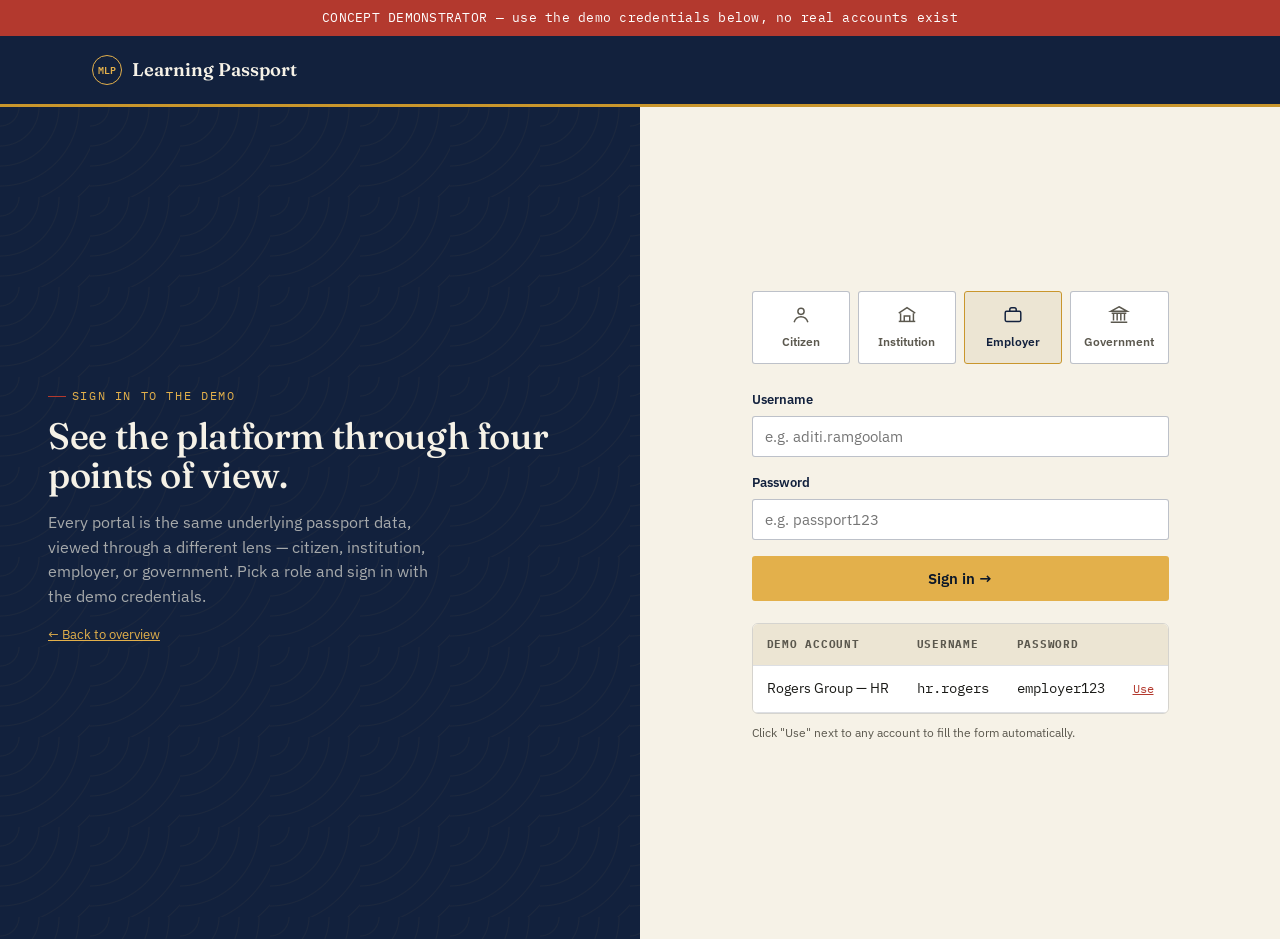
<file: employer.html>
<!DOCTYPE html>
<html lang="en">
<head>
<meta charset="UTF-8">
<meta name="viewport" content="width=device-width, initial-scale=1.0">
<title>Employer Portal — Mauritius Learning Passport</title>
<link rel="preconnect" href="https://fonts.googleapis.com">
<link href="https://fonts.googleapis.com/css2?family=Fraunces:opsz,wght@9..144,400;9..144,500;9..144,600&family=IBM+Plex+Sans:wght@400;500;600;700&family=IBM+Plex+Mono:wght@400;500&display=swap" rel="stylesheet">
<style>
/* ==========================================================================
   Mauritius Learning Passport — Design System
   Concept: the site itself reads as a passport — stamped pages, guilloché
   security patterns, a visa-page grid, and a navy/paper palette drawn from
   official travel documents rather than generic "startup SaaS" styling.
   ========================================================================== */

:root {
  /* ---- Color: passport cover navy, paper cream, wax-stamp coral, gold foil, verified emerald ---- */
  --navy:        #12213D;
  --navy-deep:   #0B1729;
  --navy-soft:   #24365A;
  --paper:       #F6F2E7;
  --paper-dim:   #ECE5D3;
  --ink:         #1A1A17;
  --ink-soft:    #5B584E;
  --gold:        #C9962C;
  --gold-bright: #E3B04B;
  --coral:       #B3392E;
  --emerald:     #1F5C4A;
  --emerald-soft:#DCEAE3;
  --line:        rgba(18,33,61,0.14);
  --line-strong: rgba(18,33,61,0.28);

  --font-display: 'Fraunces', Georgia, serif;
  --font-body: 'IBM Plex Sans', -apple-system, sans-serif;
  --font-mono: 'IBM Plex Mono', 'Courier New', monospace;

  --radius-s: 3px;
  --radius-m: 6px;
  --shadow-card: 0 1px 2px rgba(18,33,61,0.06), 0 8px 24px -12px rgba(18,33,61,0.18);
}

* { box-sizing: border-box; }
html { scroll-behavior: smooth; }

body {
  margin: 0;
  background: var(--paper);
  color: var(--ink);
  font-family: var(--font-body);
  font-size: 16px;
  line-height: 1.55;
  -webkit-font-smoothing: antialiased;
}

img { max-width: 100%; display: block; }
a { color: inherit; }

h1, h2, h3, h4 {
  font-family: var(--font-display);
  font-weight: 600;
  line-height: 1.08;
  margin: 0 0 0.4em;
  letter-spacing: -0.01em;
  color: var(--navy);
}
h1 { font-size: clamp(2.4rem, 5vw, 4.2rem); font-weight: 500; }
h2 { font-size: clamp(1.7rem, 3vw, 2.5rem); }
h3 { font-size: 1.3rem; }
p { margin: 0 0 1em; color: var(--ink-soft); }

.eyebrow {
  font-family: var(--font-mono);
  font-size: 0.72rem;
  letter-spacing: 0.14em;
  text-transform: uppercase;
  color: var(--coral);
  display: inline-flex;
  align-items: center;
  gap: 0.5em;
  margin-bottom: 0.9em;
}
.eyebrow::before {
  content: "";
  width: 18px; height: 1px;
  background: var(--coral);
  display: inline-block;
}

.container {
  max-width: 1160px;
  margin: 0 auto;
  padding: 0 32px;
}

/* ---- guilloché security-print watermark, used sparingly on navy fields ---- */
.watermark {
  background-color: var(--navy);
  background-image:
    repeating-radial-gradient(circle at 0 0, transparent 0, transparent 18px, rgba(227,176,75,0.05) 19px, transparent 20px),
    repeating-radial-gradient(circle at 100% 100%, transparent 0, transparent 18px, rgba(227,176,75,0.05) 19px, transparent 20px);
  background-size: 90px 90px;
}

/* ==================== NAV ==================== */
.site-nav {
  position: sticky; top: 0; z-index: 50;
  background: var(--navy);
  border-bottom: 3px solid var(--gold);
}
.site-nav .container {
  display: flex; align-items: center; justify-content: space-between;
  height: 68px;
}
.brand {
  display: flex; align-items: center; gap: 10px;
  font-family: var(--font-display);
  color: var(--paper);
  font-size: 1.15rem;
  text-decoration: none;
  font-weight: 600;
}
.brand .mark {
  width: 30px; height: 30px;
  border: 1.5px solid var(--gold-bright);
  border-radius: 50%;
  display: flex; align-items: center; justify-content: center;
  font-family: var(--font-mono);
  font-size: 0.62rem;
  color: var(--gold-bright);
  letter-spacing: 0.02em;
}
.nav-links {
  display: flex; gap: 4px;
  list-style: none; margin: 0; padding: 0;
}
.nav-links a {
  display: inline-block;
  padding: 9px 14px;
  font-size: 0.86rem;
  color: rgba(246,242,231,0.72);
  text-decoration: none;
  border-radius: var(--radius-s);
  transition: color .15s, background .15s;
  white-space: nowrap;
}
.nav-links a:hover { color: var(--paper); background: rgba(246,242,231,0.08); }
.nav-links a.active { color: var(--navy); background: var(--gold-bright); font-weight: 600; }
.nav-toggle { display: none; }

@media (max-width: 900px) {
  .nav-links { position: fixed; inset: 68px 0 auto 0; flex-direction: column; background: var(--navy-deep);
    padding: 10px; gap: 0; border-bottom: 1px solid var(--line-strong); transform: translateY(-8px); opacity: 0;
    pointer-events: none; transition: all .18s; }
  .nav-links.open { transform: translateY(0); opacity: 1; pointer-events: auto; }
  .nav-links a { display: block; padding: 12px 14px; }
  .nav-toggle {
    display: block; background: none; border: 1px solid rgba(246,242,231,0.3); color: var(--paper);
    width: 38px; height: 34px; border-radius: var(--radius-s); font-size: 1.1rem; cursor: pointer;
  }
}

/* ==================== BUTTONS ==================== */
.btn {
  display: inline-flex; align-items: center; gap: 8px;
  font-family: var(--font-body); font-weight: 600; font-size: 0.92rem;
  padding: 12px 22px;
  border-radius: var(--radius-s);
  text-decoration: none;
  border: 1.5px solid transparent;
  cursor: pointer;
  transition: transform .12s ease, box-shadow .12s ease, background .12s ease;
}
.btn:active { transform: translateY(1px); }
.btn-primary { background: var(--gold-bright); color: var(--navy-deep); }
.btn-primary:hover { background: var(--gold); box-shadow: 0 6px 18px -8px rgba(201,150,44,0.6); }
.btn-outline { background: transparent; border-color: rgba(246,242,231,0.4); color: var(--paper); }
.btn-outline:hover { border-color: var(--paper); }
.btn-dark { background: var(--navy); color: var(--paper); }
.btn-dark:hover { background: var(--navy-soft); }
.btn-sm { padding: 8px 14px; font-size: 0.8rem; }
.btn[disabled] { opacity: 0.45; cursor: not-allowed; }

/* ==================== SECTIONS / HERO ==================== */
.section { padding: 88px 0; }
.section-tight { padding: 56px 0; }
.section-alt { background: var(--paper-dim); }
.section-navy { background: var(--navy); color: var(--paper); }
.section-navy p { color: rgba(246,242,231,0.68); }
.section-navy h2, .section-navy h3 { color: var(--paper); }

.hero {
  padding: 76px 0 40px;
  display: grid;
  grid-template-columns: 1.15fr 0.85fr;
  gap: 56px;
  align-items: center;
}
@media (max-width: 900px) { .hero { grid-template-columns: 1fr; padding-top: 44px; } }

.hero-lede { max-width: 46ch; font-size: 1.08rem; }
.hero-actions { display: flex; gap: 14px; margin-top: 28px; flex-wrap: wrap; }
.hero-stats { display: flex; gap: 32px; margin-top: 40px; flex-wrap: wrap; }
.hero-stats div { font-family: var(--font-mono); }
.hero-stats b { display: block; font-size: 1.5rem; color: var(--navy); font-family: var(--font-display); }
.hero-stats span { font-size: 0.74rem; text-transform: uppercase; letter-spacing: 0.08em; color: var(--ink-soft); }

/* ---- signature element: the passport booklet card ---- */
.passport-card {
  background: var(--navy);
  color: var(--paper);
  border-radius: 10px;
  padding: 30px 28px 26px;
  position: relative;
  box-shadow: 0 24px 60px -20px rgba(11,23,41,0.55);
  background-image:
    repeating-radial-gradient(circle at 0 0, transparent 0, transparent 16px, rgba(227,176,75,0.06) 17px, transparent 18px);
  background-size: 70px 70px;
  border: 1px solid rgba(227,176,75,0.35);
}
.passport-card::before {
  content: "";
  position: absolute; inset: 8px;
  border: 1px solid rgba(227,176,75,0.25);
  border-radius: 6px;
  pointer-events: none;
}
.passport-card .pc-top { display: flex; justify-content: space-between; align-items: flex-start; }
.passport-card .pc-emblem {
  width: 40px; height: 40px; border-radius: 50%;
  border: 1.5px solid var(--gold-bright);
  display: flex; align-items: center; justify-content: center;
  font-family: var(--font-mono); font-size: 0.6rem; color: var(--gold-bright);
}
.passport-card .pc-country { font-family: var(--font-mono); font-size: 0.68rem; letter-spacing: 0.12em; text-transform: uppercase; color: rgba(246,242,231,0.6); text-align: right; }
.passport-card h4 { font-family: var(--font-display); color: var(--paper); font-size: 1.5rem; margin: 22px 0 2px; }
.passport-card .pc-role { font-family: var(--font-mono); font-size: 0.76rem; color: var(--gold-bright); letter-spacing: 0.04em; }
.pc-rows { margin-top: 20px; display: grid; gap: 10px; }
.pc-row { display: flex; justify-content: space-between; font-size: 0.82rem; border-bottom: 1px dashed rgba(246,242,231,0.18); padding-bottom: 8px; }
.pc-row span:first-child { color: rgba(246,242,231,0.5); font-family: var(--font-mono); font-size: 0.72rem; text-transform: uppercase; letter-spacing: 0.06em; }
.pc-row span:last-child { font-weight: 600; }
.pc-footer { margin-top: 22px; display: flex; justify-content: space-between; align-items: center; }
.pc-code { font-family: var(--font-mono); font-size: 0.68rem; color: rgba(246,242,231,0.45); letter-spacing: 0.06em; }

/* ==================== STAMP ==================== */
.stamp {
  display: inline-flex; align-items: center; gap: 6px;
  font-family: var(--font-mono); font-size: 0.68rem; text-transform: uppercase; letter-spacing: 0.08em;
  border: 1.5px solid var(--emerald);
  color: var(--emerald);
  padding: 4px 10px 4px 8px;
  border-radius: 30px;
  transform: rotate(-2deg);
  background: var(--emerald-soft);
}
.stamp.pending { border-color: var(--gold); color: var(--gold); background: #FBF1DC; }
.stamp.declined { border-color: var(--coral); color: var(--coral); background: #F7E4E1; }
.stamp::before { content: "●"; font-size: 0.5rem; }

/* ==================== CARDS / GRID ==================== */
.grid { display: grid; gap: 24px; }
.grid-3 { grid-template-columns: repeat(3, 1fr); }
.grid-2 { grid-template-columns: repeat(2, 1fr); }
.grid-4 { grid-template-columns: repeat(4, 1fr); }
@media (max-width: 900px) { .grid-3, .grid-4 { grid-template-columns: repeat(2,1fr); } }
@media (max-width: 620px) { .grid-3, .grid-4, .grid-2 { grid-template-columns: 1fr; } }

.card {
  background: #fff;
  border: 1px solid var(--line);
  border-radius: var(--radius-m);
  padding: 26px;
  box-shadow: var(--shadow-card);
}
.card h3 { margin-bottom: 8px; }
.card .num {
  font-family: var(--font-mono); font-size: 0.72rem; color: var(--coral);
  letter-spacing: 0.08em; margin-bottom: 14px; display: block;
}

.record-card {
  background: #fff;
  border: 1px solid var(--line);
  border-left: 3px solid var(--gold);
  border-radius: var(--radius-s);
  padding: 18px 20px;
  display: flex; justify-content: space-between; align-items: flex-start; gap: 16px;
  margin-bottom: 12px;
}
.record-card .rc-main strong { display: block; font-size: 1rem; margin-bottom: 2px; }
.record-card .rc-meta { font-family: var(--font-mono); font-size: 0.74rem; color: var(--ink-soft); }
.record-card .rc-sub { font-size: 0.85rem; color: var(--ink-soft); margin-top: 6px; }

/* ==================== TABLE ==================== */
table { width: 100%; border-collapse: collapse; background: #fff; }
th, td { text-align: left; padding: 12px 14px; font-size: 0.88rem; border-bottom: 1px solid var(--line); }
th { font-family: var(--font-mono); font-size: 0.68rem; text-transform: uppercase; letter-spacing: 0.07em; color: var(--ink-soft); background: var(--paper-dim); }
.table-wrap { border: 1px solid var(--line); border-radius: var(--radius-m); overflow: hidden; }

/* ==================== FORMS ==================== */
label { display: block; font-size: 0.8rem; font-weight: 600; margin-bottom: 6px; color: var(--navy); }
input, select, textarea {
  width: 100%; font-family: var(--font-body); font-size: 0.94rem;
  padding: 10px 12px; border: 1.5px solid var(--line-strong); border-radius: var(--radius-s);
  background: #fff; color: var(--ink); margin-bottom: 16px;
}
input:focus, select:focus, textarea:focus { outline: 2px solid var(--gold-bright); outline-offset: 1px; border-color: var(--gold); }
.field-row { display: grid; grid-template-columns: 1fr 1fr; gap: 16px; }
@media (max-width: 620px) { .field-row { grid-template-columns: 1fr; } }

.switch { display: flex; align-items: center; justify-content: space-between; padding: 12px 0; border-bottom: 1px solid var(--line); }
.switch-track {
  width: 42px; height: 24px; background: var(--line-strong); border-radius: 30px; position: relative; cursor: pointer;
  border: none; flex-shrink: 0;
}
.switch-track::after { content: ""; position: absolute; width: 18px; height: 18px; background: #fff; border-radius: 50%; top: 3px; left: 3px; transition: left .15s; box-shadow: 0 1px 3px rgba(0,0,0,0.3); }
.switch-track.on { background: var(--emerald); }
.switch-track.on::after { left: 21px; }

/* ==================== TIMELINE / PHASES ==================== */
.phase {
  border-top: 3px solid var(--gold);
  padding-top: 18px;
}
.phase .num { font-family: var(--font-mono); color: var(--coral); font-size: 0.78rem; letter-spacing: 0.1em; }

/* ==================== FOOTER ==================== */
.site-footer {
  background: var(--navy-deep); color: rgba(246,242,231,0.55);
  padding: 44px 0 30px; font-size: 0.85rem;
}
.site-footer a { color: rgba(246,242,231,0.8); text-decoration: none; }
.site-footer .foot-top { display: flex; justify-content: space-between; flex-wrap: wrap; gap: 20px; padding-bottom: 24px; border-bottom: 1px solid rgba(246,242,231,0.12); margin-bottom: 20px; }

.divider-perf {
  height: 1px;
  background-image: linear-gradient(to right, var(--line-strong) 50%, transparent 0%);
  background-size: 10px 1px;
  background-repeat: repeat-x;
  margin: 0;
}

.tag {
  display: inline-block; font-family: var(--font-mono); font-size: 0.68rem; text-transform: uppercase;
  letter-spacing: 0.06em; padding: 3px 8px; border-radius: 3px; background: var(--paper-dim); color: var(--navy);
  border: 1px solid var(--line);
}

.callout {
  border: 1.5px dashed var(--line-strong);
  border-radius: var(--radius-m);
  padding: 18px 20px;
  font-size: 0.9rem;
  background: var(--paper-dim);
}

.disclaimer-bar {
  background: var(--coral);
  color: #fff;
  text-align: center;
  font-size: 0.8rem;
  padding: 8px 16px;
  font-family: var(--font-mono);
  letter-spacing: 0.02em;
}

.page-header {
  padding: 52px 0 30px;
  border-bottom: 1px solid var(--line);
  background: var(--paper-dim);
}

::selection { background: var(--gold-bright); color: var(--navy-deep); }

/* ==================== SESSION BAR / LOGOUT ==================== */
.session-bar {
  background: var(--paper-dim);
  border-bottom: 1px solid var(--line);
  font-family: var(--font-mono);
  font-size: 0.78rem;
}
.session-bar .container {
  display: flex; align-items: center; justify-content: space-between;
  padding: 8px 32px;
}
.session-bar .who { color: var(--ink-soft); }
.session-bar .who b { color: var(--navy); }
.session-bar a.logout {
  color: var(--coral); text-decoration: none; font-weight: 600;
}
.session-bar a.logout:hover { text-decoration: underline; }

/* ==================== LOGIN PAGE ==================== */
.login-wrap {
  min-height: calc(100vh - 68px);
  display: grid;
  grid-template-columns: 1fr 1fr;
}
@media (max-width: 900px) { .login-wrap { grid-template-columns: 1fr; } }

.login-side {
  background: var(--navy);
  color: var(--paper);
  padding: 56px 48px;
  display: flex; flex-direction: column; justify-content: center;
  background-image: repeating-radial-gradient(circle at 0 0, transparent 0, transparent 18px, rgba(227,176,75,0.05) 19px, transparent 20px);
  background-size: 90px 90px;
}
.login-side p { color: rgba(246,242,231,0.65); }

.role-tabs {
  display: grid; grid-template-columns: repeat(4,1fr); gap: 8px; margin-bottom: 26px;
}
.role-tab {
  border: 1.5px solid var(--line-strong);
  background: #fff;
  border-radius: var(--radius-s);
  padding: 12px 8px;
  text-align: center;
  cursor: pointer;
  font-size: 0.78rem;
  font-weight: 600;
  color: var(--ink-soft);
  transition: all .12s;
}
.role-tab .ri { display:block; margin: 0 auto 6px; }
.role-tab.active { border-color: var(--gold); background: var(--paper-dim); color: var(--navy); }

.login-form-side {
  padding: 56px 48px;
  display: flex; flex-direction: column; justify-content: center;
}

.creds-table {
  margin-top: 22px;
  border: 1px solid var(--line);
  border-radius: var(--radius-m);
  overflow: hidden;
}
.creds-table table { font-size: 0.82rem; }
.creds-table td.mono, .creds-table th.mono { font-family: var(--font-mono); }
.creds-fill {
  font-family: var(--font-mono); font-size: 0.72rem;
  color: var(--coral); background: none; border: none; cursor: pointer; text-decoration: underline; padding: 0;
}

.login-error {
  display: none;
  background: #F7E4E1; color: var(--coral); border: 1px solid var(--coral);
  border-radius: var(--radius-s); padding: 10px 14px; font-size: 0.85rem; margin-bottom: 16px;
}

/* role selector cards on homepage */
.role-card {
  display: block; text-decoration: none; color: inherit;
  background: #fff; border: 1px solid var(--line); border-radius: var(--radius-m);
  padding: 24px; transition: transform .12s, box-shadow .12s;
}
.role-card:hover { transform: translateY(-3px); box-shadow: var(--shadow-card); }
.role-card .ri-wrap {
  width: 44px; height: 44px; border-radius: 50%; background: var(--paper-dim);
  display: flex; align-items: center; justify-content: center; margin-bottom: 14px;
}

.icon-badge {
  display: inline-flex; align-items: center; justify-content: center;
  width: 34px; height: 34px; border-radius: 50%; background: var(--paper-dim); flex-shrink: 0;
}


</style>
</head>
<body>

<div class="disclaimer-bar">CONCEPT DEMONSTRATOR — simulated data, stored only in this browser</div>

<nav class="site-nav">
  <div class="container">
    <a href="index.html" class="brand"><span class="mark">MLP</span> Learning Passport</a>
    <button class="nav-toggle" aria-label="Toggle menu">☰</button>
    <ul class="nav-links">
      <li><a href="index.html">Overview</a></li>
      <li><a href="citizen.html">Citizen Passport</a></li>
      <li><a href="institution.html">Institution Portal</a></li>
      <li><a href="employer.html" class="active">Employer Portal</a></li>
      <li><a href="dashboard.html">Skills Dashboard</a></li>
    </ul>
  </div>
</nav>

<div class="session-bar">
  <div class="container">
    <span class="who">Signed in as <b id="who-label">—</b> · role: employer</span>
    <a href="#" class="logout" onclick="mlpLogout(); return false;">Sign out</a>
  </div>
</div>

<header class="page-header">
  <div class="container">
    <div class="eyebrow" id="emp-eyebrow">Employer view</div>
    <h1 style="font-size:2.4rem;">Employer Portal</h1>
    <p>Search for a candidate by name or passport ID and see only the records they've chosen to share.</p>
  </div>
</header>

<section class="section-tight">
  <div class="container">
    <div class="card" style="max-width:640px;">
      <label>Search by candidate name or passport ID</label>
      <div style="display:flex;gap:10px;">
        <input type="text" id="search-input" placeholder="Try: Aditi, or MU-LP-2025-00417" style="margin-bottom:0;">
        <button class="btn btn-primary" id="search-btn" style="white-space:nowrap;">Search</button>
      </div>
      <p style="font-size:0.8rem;margin:10px 0 0;">Demo candidates: Aditi Ramgoolam, Yannick Li Wan Po, Priya Nundlall.</p>
    </div>
  </div>
</section>

<section class="section-tight section-alt" id="result-section" style="display:none;">
  <div class="container grid grid-2" style="grid-template-columns:0.8fr 1.2fr;align-items:start;">

    <div class="passport-card">
      <div class="pc-top">
        <div class="pc-emblem">
          <svg width="18" height="18" viewBox="0 0 24 24" fill="none" stroke="currentColor" stroke-width="1.6"><path d="M4 18c3-7 5-11 8-14 3 3 5 7 8 14-3-2-6-3-8-3s-5 1-8 3z"/></svg>
        </div>
        <div class="pc-country">Shared view</div>
      </div>
      <h4 id="res-name">—</h4>
      <div class="pc-role" id="res-programme">—</div>
      <div class="pc-rows" id="res-scope"></div>
      <div class="pc-footer">
        <span class="stamp">Verified identity</span>
        <span class="pc-code" id="res-id">—</span>
      </div>
    </div>

    <div>
      <h3>Shared &amp; verified qualifications</h3>
      <div id="res-records"></div>

      <h3 style="margin-top:30px;">Skills match against this role</h3>
      <label>Role</label>
      <select id="role-select" style="max-width:320px;">
        <option value="Software Developer">Software Developer</option>
        <option value="Civil Engineer">Civil Engineer</option>
        <option value="Policy Analyst">Policy Analyst</option>
      </select>
      <div class="table-wrap" style="margin-top:12px;">
        <table>
          <thead><tr><th>Required skill</th><th>Candidate status</th></tr></thead>
          <tbody id="skills-match"></tbody>
        </table>
      </div>
      <div style="margin-top:18px;">
        <button class="btn btn-dark" onclick="alert('Shortlisted (demo only)')">Shortlist candidate</button>
        <button class="btn btn-outline" style="border-color:var(--line-strong);color:var(--navy);" onclick="alert('Request sent to candidate for full profile access (demo only)')">Request fuller access</button>
      </div>
    </div>
  </div>
</section>

<section class="section-tight" id="empty-state">
  <div class="container">
    <div class="callout">Search for a candidate above to see their shared passport. Only fields the candidate has switched on in their sharing settings will appear here — try turning "Professional certificates" on for Aditi in the Citizen Portal, then search for her again.</div>
  </div>
</section>

<footer class="site-footer">
  <div class="container">
    <div>Mauritius Learning Passport — concept demonstrator. Data is stored only in this browser (localStorage).</div>
  </div>
</footer>

<script>
// Mauritius Learning Passport — demo authentication layer
// This simulates login for four roles. Credentials are intentionally shown
// on the login page itself, since this is a public showcase, not a real
// identity system. Session state lives in sessionStorage (per browser tab).

const MLP_DEMO_USERS = {
  citizen: [
    { username: 'aditi.ramgoolam', password: 'passport123', studentId: 'MU-LP-2025-00417', label: 'Aditi Ramgoolam — Computer Science' },
    { username: 'yannick.liwanpo', password: 'passport123', studentId: 'MU-LP-2025-00418', label: 'Yannick Li Wan Po — Civil Engineering' },
    { username: 'priya.nundlall',  password: 'passport123', studentId: 'MU-LP-2025-00419', label: 'Priya Nundlall — Economics' }
  ],
  institution: [
    { username: 'admin.uom', password: 'institution123', label: 'University of Mauritius — Registrar' }
  ],
  employer: [
    { username: 'hr.rogers', password: 'employer123', label: 'Rogers Group — HR' }
  ],
  government: [
    { username: 'admin.moe', password: 'government123', label: 'Ministry of Education — Planning Unit' }
  ]
};

const MLP_ROLE_HOME = {
  citizen: 'citizen.html',
  institution: 'institution.html',
  employer: 'employer.html',
  government: 'dashboard.html'
};

function mlpAttemptLogin(role, username, password) {
  const match = (MLP_DEMO_USERS[role] || []).find(u => u.username === username && u.password === password);
  if (!match) return null;
  sessionStorage.setItem('mlp_role', role);
  sessionStorage.setItem('mlp_username', username);
  if (match.studentId) sessionStorage.setItem('mlp_student_id', match.studentId);
  return match;
}

function mlpLogout() {
  sessionStorage.clear();
  window.location.href = 'login.html';
}

// Call at the top of any protected page: mlpRequireRole('citizen')
function mlpRequireRole(role) {
  const current = sessionStorage.getItem('mlp_role');
  if (current !== role) {
    window.location.href = 'login.html?role=' + role;
  }
}

function mlpCurrentUserLabel() {
  const role = sessionStorage.getItem('mlp_role');
  const username = sessionStorage.getItem('mlp_username');
  const found = (MLP_DEMO_USERS[role] || []).find(u => u.username === username);
  return found ? found.label : username;
}

</script>
<script>
// Mauritius Learning Passport — demo data layer
// Everything lives in the browser's localStorage so the demo is fully
// interactive (issuing a certificate in the Institution Portal really
// updates what the Citizen and Employer portals show) without any server.

const MLP_STORAGE_KEY = 'mlp_students_v1';

const MLP_SEED_STUDENTS = [
  {
    id: 'MU-LP-2025-00417',
    name: 'Aditi Ramgoolam',
    dob: '14 Mar 2002',
    district: 'Moka',
    programme: 'B.Sc. Computer Science',
    skills: ['Python', 'Data Structures', 'SQL', 'Networking Basics', 'Project Management', 'First Aid'],
    sharing: { academic: true, professional: false, micro: true, contact: false },
    records: [
      { id: 'r1', type: 'academic', title: 'School Certificate', institution: 'ABC College', year: '2020', detail: 'Mathematics — A · English — B · Computer Science — A', status: 'verified' },
      { id: 'r2', type: 'academic', title: 'Higher School Certificate', institution: 'ABC College', year: '2022', detail: 'Mathematics · Physics · Computer Science', status: 'verified' },
      { id: 'r3', type: 'academic', title: 'Bachelor of Science, Computer Science', institution: 'University of Mauritius', year: '2025', detail: 'First Class Honours — verified directly by the institution on graduation.', status: 'verified' },
      { id: 'r4', type: 'professional', title: 'First Aid Certificate', institution: 'Mauritius Red Cross', year: '2024', detail: 'Valid until 2027', status: 'verified' },
      { id: 'r5', type: 'professional', title: 'Cybersecurity Foundation (short course)', institution: 'Self-submitted', year: '2026', detail: 'Awaiting institution confirmation.', status: 'pending' },
      { id: 'r6', type: 'micro', title: 'Introduction to Python', institution: 'Open Learning MU', year: '2026', detail: 'Completed Jan 2026', status: 'verified' },
      { id: 'r7', type: 'micro', title: 'Workplace Communication', institution: 'Rogers Group (employer training)', year: '2025', detail: 'Completed Sep 2025', status: 'verified' },
      { id: 'r8', type: 'micro', title: 'Data Analytics Basics', institution: 'Coursera', year: '2025', detail: 'Completed Jun 2025', status: 'pending' }
    ]
  },
  {
    id: 'MU-LP-2025-00418',
    name: 'Yannick Li Wan Po',
    dob: '02 Nov 2001',
    district: 'Plaines Wilhems',
    programme: 'B.Eng. Civil Engineering',
    skills: ['AutoCAD', 'Structural Analysis', 'Site Management', 'Health & Safety'],
    sharing: { academic: true, professional: true, micro: false, contact: false },
    records: [
      { id: 'r1', type: 'academic', title: 'School Certificate', institution: 'Royal College Curepipe', year: '2019', detail: 'Mathematics — A · Physics — A · Chemistry — B', status: 'verified' },
      { id: 'r2', type: 'academic', title: 'Higher School Certificate', institution: 'Royal College Curepipe', year: '2021', detail: 'Mathematics · Physics · Design & Technology', status: 'verified' },
      { id: 'r3', type: 'academic', title: 'Bachelor of Engineering, Civil Engineering', institution: 'University of Mauritius', year: '2025', detail: 'Verified directly by the institution on graduation.', status: 'verified' },
      { id: 'r4', type: 'professional', title: 'Site Safety Supervisor Certificate', institution: 'Ministry of Labour', year: '2025', detail: 'Valid until 2028', status: 'verified' }
    ]
  },
  {
    id: 'MU-LP-2025-00419',
    name: 'Priya Nundlall',
    dob: '27 Jul 2003',
    district: 'Flacq',
    programme: 'B.A. Economics',
    skills: ['Data Analysis', 'Public Policy', 'Excel', 'Report Writing'],
    sharing: { academic: true, professional: false, micro: true, contact: false },
    records: [
      { id: 'r1', type: 'academic', title: 'School Certificate', institution: 'Flacq SSS', year: '2020', detail: 'Mathematics — B · English — A · Economics — A', status: 'verified' },
      { id: 'r2', type: 'academic', title: 'Higher School Certificate', institution: 'Flacq SSS', year: '2022', detail: 'Economics · Mathematics · Sociology', status: 'verified' },
      { id: 'r3', type: 'academic', title: 'Bachelor of Arts, Economics', institution: 'University of Mauritius', year: '2025', detail: 'Verified directly by the institution on graduation.', status: 'verified' },
      { id: 'r4', type: 'micro', title: 'Public Policy Analysis', institution: 'Open Learning MU', year: '2026', detail: 'Completed Feb 2026', status: 'verified' }
    ]
  }
];

function mlpSeedIfEmpty() {
  if (!localStorage.getItem(MLP_STORAGE_KEY)) {
    localStorage.setItem(MLP_STORAGE_KEY, JSON.stringify(MLP_SEED_STUDENTS));
  }
}

function mlpGetStudents() {
  mlpSeedIfEmpty();
  return JSON.parse(localStorage.getItem(MLP_STORAGE_KEY));
}

function mlpGetStudentById(id) {
  return mlpGetStudents().find(s => s.id === id) || null;
}

function mlpSaveStudents(list) {
  localStorage.setItem(MLP_STORAGE_KEY, JSON.stringify(list));
}

function mlpAddRecord(studentId, record) {
  const list = mlpGetStudents();
  const student = list.find(s => s.id === studentId);
  if (!student) return false;
  record.id = 'r' + Date.now();
  student.records.unshift(record);
  mlpSaveStudents(list);
  return true;
}

function mlpSetSharing(studentId, key, value) {
  const list = mlpGetStudents();
  const student = list.find(s => s.id === studentId);
  if (!student) return false;
  student.sharing[key] = value;
  mlpSaveStudents(list);
  return true;
}

function mlpTotalRecordsIssued() {
  return mlpGetStudents().reduce((sum, s) => sum + s.records.filter(r => r.status === 'verified').length, 0);
}

function mlpResetDemoData() {
  localStorage.removeItem(MLP_STORAGE_KEY);
  sessionStorage.clear();
  mlpSeedIfEmpty();
}

</script>
<script>
// Mauritius Learning Passport — shared front-end behaviour
// Everything here is a client-side simulation for demo purposes only.
// No data leaves the browser; nothing is sent to a real server.

document.addEventListener('DOMContentLoaded', () => {
  // Mobile nav toggle
  const toggle = document.querySelector('.nav-toggle');
  const links = document.querySelector('.nav-links');
  if (toggle && links) {
    toggle.addEventListener('click', () => links.classList.toggle('open'));
  }

  // Generic on/off switches (data sharing permissions, etc.)
  document.querySelectorAll('.switch-track').forEach(sw => {
    sw.addEventListener('click', () => {
      sw.classList.toggle('on');
      sw.setAttribute('aria-checked', sw.classList.contains('on'));
      const label = sw.closest('.switch')?.querySelector('.switch-status');
      if (label) label.textContent = sw.classList.contains('on') ? 'Shared' : 'Not shared';
    });
  });
});

// Simple helper other pages can use to fake a short "processing" delay
function withDelay(fn, ms = 650) {
  return new Promise(resolve => setTimeout(() => resolve(fn()), ms));
}

</script>
<script>
mlpRequireRole('employer');
document.getElementById('who-label').textContent = mlpCurrentUserLabel();
document.getElementById('emp-eyebrow').textContent = 'Employer view — ' + mlpCurrentUserLabel();

const ROLE_SKILLS = {
  'Software Developer': ['Python', 'SQL', 'Networking Basics', 'Cloud Infrastructure'],
  'Civil Engineer': ['AutoCAD', 'Structural Analysis', 'Site Management', 'Health & Safety'],
  'Policy Analyst': ['Data Analysis', 'Public Policy', 'Excel', 'Report Writing']
};

let activeStudent = null;

function doSearch() {
  const q = document.getElementById('search-input').value.trim().toLowerCase();
  if (!q) return;
  const student = mlpGetStudents().find(s => s.name.toLowerCase().includes(q) || s.id.toLowerCase().includes(q));
  if (!student) {
    document.getElementById('result-section').style.display = 'none';
    document.getElementById('empty-state').innerHTML = '<div class="container"><div class="callout">No candidate found for "' + q + '". Try: Aditi, Yannick, or Priya.</div></div>';
    return;
  }
  activeStudent = student;
  renderResult();
  document.getElementById('result-section').style.display = 'block';
  document.getElementById('empty-state').innerHTML = '';
}

function renderResult() {
  const s = activeStudent;
  document.getElementById('res-name').textContent = s.name;
  document.getElementById('res-programme').textContent = s.programme;
  document.getElementById('res-id').textContent = 'ID ' + s.id;

  const sharedScopes = Object.entries(s.sharing).filter(([,v]) => v).map(([k]) => k);
  const scopeLabels = { academic: 'Academic history', professional: 'Professional certificates', micro: 'Micro-credentials', contact: 'Contact details' };
  document.getElementById('res-scope').innerHTML = `<div class="pc-row"><span>Shared scope</span><span>${sharedScopes.map(k => scopeLabels[k]).join(', ') || 'Nothing shared yet'}</span></div>`;

  const visibleRecords = s.records.filter(r => {
    if (r.type === 'academic') return s.sharing.academic;
    if (r.type === 'professional') return s.sharing.professional;
    if (r.type === 'micro') return s.sharing.micro;
    return false;
  });

  document.getElementById('res-records').innerHTML = visibleRecords.length ? visibleRecords.map(r => `
    <div class="record-card">
      <div class="rc-main">
        <strong>${r.title}</strong>
        <div class="rc-meta">${r.institution} · ${r.year}</div>
      </div>
      <span class="stamp ${r.status === 'pending' ? 'pending' : ''}">${r.status === 'pending' ? 'Pending' : 'Verified'}</span>
    </div>
  `).join('') : '<p>This candidate has not shared any records with this scope yet.</p>';

  renderSkillsMatch();
}

function renderSkillsMatch() {
  const role = document.getElementById('role-select').value;
  const required = ROLE_SKILLS[role];
  document.getElementById('skills-match').innerHTML = required.map(sk => {
    const has = activeStudent.skills.some(s => s.toLowerCase() === sk.toLowerCase());
    return `<tr><td>${sk}</td><td>${has ? '<span class="stamp" style="transform:none;">Match</span>' : '<span class="stamp declined" style="transform:none;">Gap</span>'}</td></tr>`;
  }).join('');
}

document.getElementById('search-btn').addEventListener('click', doSearch);
document.getElementById('search-input').addEventListener('keydown', (e) => { if (e.key === 'Enter') doSearch(); });
document.getElementById('role-select').addEventListener('change', () => { if (activeStudent) renderSkillsMatch(); });
</script>
</body>
</html>
</file>
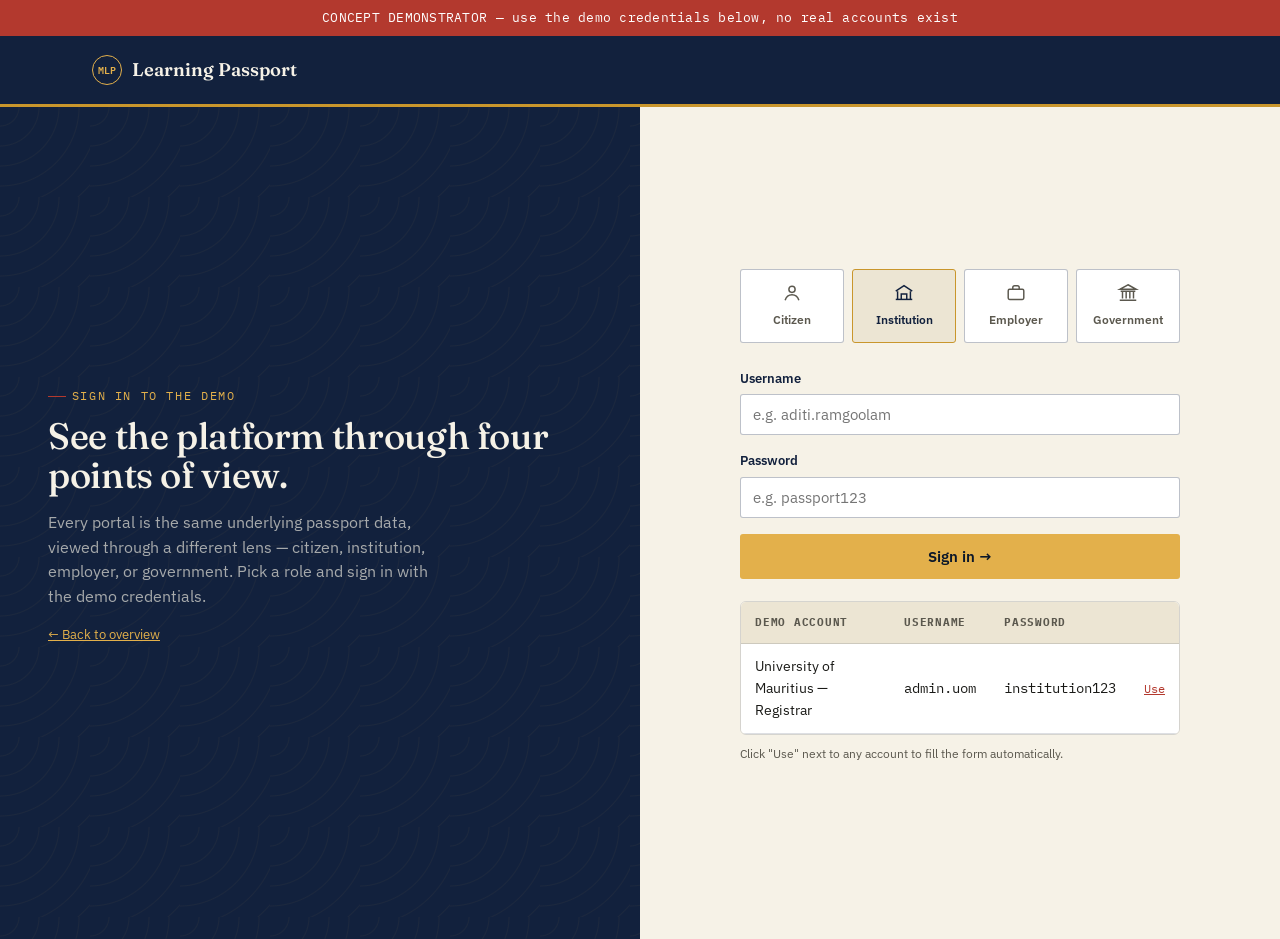
<file: institution.html>
<!DOCTYPE html>
<html lang="en">
<head>
<meta charset="UTF-8">
<meta name="viewport" content="width=device-width, initial-scale=1.0">
<title>Institution Portal — Mauritius Learning Passport</title>
<link rel="preconnect" href="https://fonts.googleapis.com">
<link href="https://fonts.googleapis.com/css2?family=Fraunces:opsz,wght@9..144,400;9..144,500;9..144,600&family=IBM+Plex+Sans:wght@400;500;600;700&family=IBM+Plex+Mono:wght@400;500&display=swap" rel="stylesheet">
<style>
/* ==========================================================================
   Mauritius Learning Passport — Design System
   Concept: the site itself reads as a passport — stamped pages, guilloché
   security patterns, a visa-page grid, and a navy/paper palette drawn from
   official travel documents rather than generic "startup SaaS" styling.
   ========================================================================== */

:root {
  /* ---- Color: passport cover navy, paper cream, wax-stamp coral, gold foil, verified emerald ---- */
  --navy:        #12213D;
  --navy-deep:   #0B1729;
  --navy-soft:   #24365A;
  --paper:       #F6F2E7;
  --paper-dim:   #ECE5D3;
  --ink:         #1A1A17;
  --ink-soft:    #5B584E;
  --gold:        #C9962C;
  --gold-bright: #E3B04B;
  --coral:       #B3392E;
  --emerald:     #1F5C4A;
  --emerald-soft:#DCEAE3;
  --line:        rgba(18,33,61,0.14);
  --line-strong: rgba(18,33,61,0.28);

  --font-display: 'Fraunces', Georgia, serif;
  --font-body: 'IBM Plex Sans', -apple-system, sans-serif;
  --font-mono: 'IBM Plex Mono', 'Courier New', monospace;

  --radius-s: 3px;
  --radius-m: 6px;
  --shadow-card: 0 1px 2px rgba(18,33,61,0.06), 0 8px 24px -12px rgba(18,33,61,0.18);
}

* { box-sizing: border-box; }
html { scroll-behavior: smooth; }

body {
  margin: 0;
  background: var(--paper);
  color: var(--ink);
  font-family: var(--font-body);
  font-size: 16px;
  line-height: 1.55;
  -webkit-font-smoothing: antialiased;
}

img { max-width: 100%; display: block; }
a { color: inherit; }

h1, h2, h3, h4 {
  font-family: var(--font-display);
  font-weight: 600;
  line-height: 1.08;
  margin: 0 0 0.4em;
  letter-spacing: -0.01em;
  color: var(--navy);
}
h1 { font-size: clamp(2.4rem, 5vw, 4.2rem); font-weight: 500; }
h2 { font-size: clamp(1.7rem, 3vw, 2.5rem); }
h3 { font-size: 1.3rem; }
p { margin: 0 0 1em; color: var(--ink-soft); }

.eyebrow {
  font-family: var(--font-mono);
  font-size: 0.72rem;
  letter-spacing: 0.14em;
  text-transform: uppercase;
  color: var(--coral);
  display: inline-flex;
  align-items: center;
  gap: 0.5em;
  margin-bottom: 0.9em;
}
.eyebrow::before {
  content: "";
  width: 18px; height: 1px;
  background: var(--coral);
  display: inline-block;
}

.container {
  max-width: 1160px;
  margin: 0 auto;
  padding: 0 32px;
}

/* ---- guilloché security-print watermark, used sparingly on navy fields ---- */
.watermark {
  background-color: var(--navy);
  background-image:
    repeating-radial-gradient(circle at 0 0, transparent 0, transparent 18px, rgba(227,176,75,0.05) 19px, transparent 20px),
    repeating-radial-gradient(circle at 100% 100%, transparent 0, transparent 18px, rgba(227,176,75,0.05) 19px, transparent 20px);
  background-size: 90px 90px;
}

/* ==================== NAV ==================== */
.site-nav {
  position: sticky; top: 0; z-index: 50;
  background: var(--navy);
  border-bottom: 3px solid var(--gold);
}
.site-nav .container {
  display: flex; align-items: center; justify-content: space-between;
  height: 68px;
}
.brand {
  display: flex; align-items: center; gap: 10px;
  font-family: var(--font-display);
  color: var(--paper);
  font-size: 1.15rem;
  text-decoration: none;
  font-weight: 600;
}
.brand .mark {
  width: 30px; height: 30px;
  border: 1.5px solid var(--gold-bright);
  border-radius: 50%;
  display: flex; align-items: center; justify-content: center;
  font-family: var(--font-mono);
  font-size: 0.62rem;
  color: var(--gold-bright);
  letter-spacing: 0.02em;
}
.nav-links {
  display: flex; gap: 4px;
  list-style: none; margin: 0; padding: 0;
}
.nav-links a {
  display: inline-block;
  padding: 9px 14px;
  font-size: 0.86rem;
  color: rgba(246,242,231,0.72);
  text-decoration: none;
  border-radius: var(--radius-s);
  transition: color .15s, background .15s;
  white-space: nowrap;
}
.nav-links a:hover { color: var(--paper); background: rgba(246,242,231,0.08); }
.nav-links a.active { color: var(--navy); background: var(--gold-bright); font-weight: 600; }
.nav-toggle { display: none; }

@media (max-width: 900px) {
  .nav-links { position: fixed; inset: 68px 0 auto 0; flex-direction: column; background: var(--navy-deep);
    padding: 10px; gap: 0; border-bottom: 1px solid var(--line-strong); transform: translateY(-8px); opacity: 0;
    pointer-events: none; transition: all .18s; }
  .nav-links.open { transform: translateY(0); opacity: 1; pointer-events: auto; }
  .nav-links a { display: block; padding: 12px 14px; }
  .nav-toggle {
    display: block; background: none; border: 1px solid rgba(246,242,231,0.3); color: var(--paper);
    width: 38px; height: 34px; border-radius: var(--radius-s); font-size: 1.1rem; cursor: pointer;
  }
}

/* ==================== BUTTONS ==================== */
.btn {
  display: inline-flex; align-items: center; gap: 8px;
  font-family: var(--font-body); font-weight: 600; font-size: 0.92rem;
  padding: 12px 22px;
  border-radius: var(--radius-s);
  text-decoration: none;
  border: 1.5px solid transparent;
  cursor: pointer;
  transition: transform .12s ease, box-shadow .12s ease, background .12s ease;
}
.btn:active { transform: translateY(1px); }
.btn-primary { background: var(--gold-bright); color: var(--navy-deep); }
.btn-primary:hover { background: var(--gold); box-shadow: 0 6px 18px -8px rgba(201,150,44,0.6); }
.btn-outline { background: transparent; border-color: rgba(246,242,231,0.4); color: var(--paper); }
.btn-outline:hover { border-color: var(--paper); }
.btn-dark { background: var(--navy); color: var(--paper); }
.btn-dark:hover { background: var(--navy-soft); }
.btn-sm { padding: 8px 14px; font-size: 0.8rem; }
.btn[disabled] { opacity: 0.45; cursor: not-allowed; }

/* ==================== SECTIONS / HERO ==================== */
.section { padding: 88px 0; }
.section-tight { padding: 56px 0; }
.section-alt { background: var(--paper-dim); }
.section-navy { background: var(--navy); color: var(--paper); }
.section-navy p { color: rgba(246,242,231,0.68); }
.section-navy h2, .section-navy h3 { color: var(--paper); }

.hero {
  padding: 76px 0 40px;
  display: grid;
  grid-template-columns: 1.15fr 0.85fr;
  gap: 56px;
  align-items: center;
}
@media (max-width: 900px) { .hero { grid-template-columns: 1fr; padding-top: 44px; } }

.hero-lede { max-width: 46ch; font-size: 1.08rem; }
.hero-actions { display: flex; gap: 14px; margin-top: 28px; flex-wrap: wrap; }
.hero-stats { display: flex; gap: 32px; margin-top: 40px; flex-wrap: wrap; }
.hero-stats div { font-family: var(--font-mono); }
.hero-stats b { display: block; font-size: 1.5rem; color: var(--navy); font-family: var(--font-display); }
.hero-stats span { font-size: 0.74rem; text-transform: uppercase; letter-spacing: 0.08em; color: var(--ink-soft); }

/* ---- signature element: the passport booklet card ---- */
.passport-card {
  background: var(--navy);
  color: var(--paper);
  border-radius: 10px;
  padding: 30px 28px 26px;
  position: relative;
  box-shadow: 0 24px 60px -20px rgba(11,23,41,0.55);
  background-image:
    repeating-radial-gradient(circle at 0 0, transparent 0, transparent 16px, rgba(227,176,75,0.06) 17px, transparent 18px);
  background-size: 70px 70px;
  border: 1px solid rgba(227,176,75,0.35);
}
.passport-card::before {
  content: "";
  position: absolute; inset: 8px;
  border: 1px solid rgba(227,176,75,0.25);
  border-radius: 6px;
  pointer-events: none;
}
.passport-card .pc-top { display: flex; justify-content: space-between; align-items: flex-start; }
.passport-card .pc-emblem {
  width: 40px; height: 40px; border-radius: 50%;
  border: 1.5px solid var(--gold-bright);
  display: flex; align-items: center; justify-content: center;
  font-family: var(--font-mono); font-size: 0.6rem; color: var(--gold-bright);
}
.passport-card .pc-country { font-family: var(--font-mono); font-size: 0.68rem; letter-spacing: 0.12em; text-transform: uppercase; color: rgba(246,242,231,0.6); text-align: right; }
.passport-card h4 { font-family: var(--font-display); color: var(--paper); font-size: 1.5rem; margin: 22px 0 2px; }
.passport-card .pc-role { font-family: var(--font-mono); font-size: 0.76rem; color: var(--gold-bright); letter-spacing: 0.04em; }
.pc-rows { margin-top: 20px; display: grid; gap: 10px; }
.pc-row { display: flex; justify-content: space-between; font-size: 0.82rem; border-bottom: 1px dashed rgba(246,242,231,0.18); padding-bottom: 8px; }
.pc-row span:first-child { color: rgba(246,242,231,0.5); font-family: var(--font-mono); font-size: 0.72rem; text-transform: uppercase; letter-spacing: 0.06em; }
.pc-row span:last-child { font-weight: 600; }
.pc-footer { margin-top: 22px; display: flex; justify-content: space-between; align-items: center; }
.pc-code { font-family: var(--font-mono); font-size: 0.68rem; color: rgba(246,242,231,0.45); letter-spacing: 0.06em; }

/* ==================== STAMP ==================== */
.stamp {
  display: inline-flex; align-items: center; gap: 6px;
  font-family: var(--font-mono); font-size: 0.68rem; text-transform: uppercase; letter-spacing: 0.08em;
  border: 1.5px solid var(--emerald);
  color: var(--emerald);
  padding: 4px 10px 4px 8px;
  border-radius: 30px;
  transform: rotate(-2deg);
  background: var(--emerald-soft);
}
.stamp.pending { border-color: var(--gold); color: var(--gold); background: #FBF1DC; }
.stamp.declined { border-color: var(--coral); color: var(--coral); background: #F7E4E1; }
.stamp::before { content: "●"; font-size: 0.5rem; }

/* ==================== CARDS / GRID ==================== */
.grid { display: grid; gap: 24px; }
.grid-3 { grid-template-columns: repeat(3, 1fr); }
.grid-2 { grid-template-columns: repeat(2, 1fr); }
.grid-4 { grid-template-columns: repeat(4, 1fr); }
@media (max-width: 900px) { .grid-3, .grid-4 { grid-template-columns: repeat(2,1fr); } }
@media (max-width: 620px) { .grid-3, .grid-4, .grid-2 { grid-template-columns: 1fr; } }

.card {
  background: #fff;
  border: 1px solid var(--line);
  border-radius: var(--radius-m);
  padding: 26px;
  box-shadow: var(--shadow-card);
}
.card h3 { margin-bottom: 8px; }
.card .num {
  font-family: var(--font-mono); font-size: 0.72rem; color: var(--coral);
  letter-spacing: 0.08em; margin-bottom: 14px; display: block;
}

.record-card {
  background: #fff;
  border: 1px solid var(--line);
  border-left: 3px solid var(--gold);
  border-radius: var(--radius-s);
  padding: 18px 20px;
  display: flex; justify-content: space-between; align-items: flex-start; gap: 16px;
  margin-bottom: 12px;
}
.record-card .rc-main strong { display: block; font-size: 1rem; margin-bottom: 2px; }
.record-card .rc-meta { font-family: var(--font-mono); font-size: 0.74rem; color: var(--ink-soft); }
.record-card .rc-sub { font-size: 0.85rem; color: var(--ink-soft); margin-top: 6px; }

/* ==================== TABLE ==================== */
table { width: 100%; border-collapse: collapse; background: #fff; }
th, td { text-align: left; padding: 12px 14px; font-size: 0.88rem; border-bottom: 1px solid var(--line); }
th { font-family: var(--font-mono); font-size: 0.68rem; text-transform: uppercase; letter-spacing: 0.07em; color: var(--ink-soft); background: var(--paper-dim); }
.table-wrap { border: 1px solid var(--line); border-radius: var(--radius-m); overflow: hidden; }

/* ==================== FORMS ==================== */
label { display: block; font-size: 0.8rem; font-weight: 600; margin-bottom: 6px; color: var(--navy); }
input, select, textarea {
  width: 100%; font-family: var(--font-body); font-size: 0.94rem;
  padding: 10px 12px; border: 1.5px solid var(--line-strong); border-radius: var(--radius-s);
  background: #fff; color: var(--ink); margin-bottom: 16px;
}
input:focus, select:focus, textarea:focus { outline: 2px solid var(--gold-bright); outline-offset: 1px; border-color: var(--gold); }
.field-row { display: grid; grid-template-columns: 1fr 1fr; gap: 16px; }
@media (max-width: 620px) { .field-row { grid-template-columns: 1fr; } }

.switch { display: flex; align-items: center; justify-content: space-between; padding: 12px 0; border-bottom: 1px solid var(--line); }
.switch-track {
  width: 42px; height: 24px; background: var(--line-strong); border-radius: 30px; position: relative; cursor: pointer;
  border: none; flex-shrink: 0;
}
.switch-track::after { content: ""; position: absolute; width: 18px; height: 18px; background: #fff; border-radius: 50%; top: 3px; left: 3px; transition: left .15s; box-shadow: 0 1px 3px rgba(0,0,0,0.3); }
.switch-track.on { background: var(--emerald); }
.switch-track.on::after { left: 21px; }

/* ==================== TIMELINE / PHASES ==================== */
.phase {
  border-top: 3px solid var(--gold);
  padding-top: 18px;
}
.phase .num { font-family: var(--font-mono); color: var(--coral); font-size: 0.78rem; letter-spacing: 0.1em; }

/* ==================== FOOTER ==================== */
.site-footer {
  background: var(--navy-deep); color: rgba(246,242,231,0.55);
  padding: 44px 0 30px; font-size: 0.85rem;
}
.site-footer a { color: rgba(246,242,231,0.8); text-decoration: none; }
.site-footer .foot-top { display: flex; justify-content: space-between; flex-wrap: wrap; gap: 20px; padding-bottom: 24px; border-bottom: 1px solid rgba(246,242,231,0.12); margin-bottom: 20px; }

.divider-perf {
  height: 1px;
  background-image: linear-gradient(to right, var(--line-strong) 50%, transparent 0%);
  background-size: 10px 1px;
  background-repeat: repeat-x;
  margin: 0;
}

.tag {
  display: inline-block; font-family: var(--font-mono); font-size: 0.68rem; text-transform: uppercase;
  letter-spacing: 0.06em; padding: 3px 8px; border-radius: 3px; background: var(--paper-dim); color: var(--navy);
  border: 1px solid var(--line);
}

.callout {
  border: 1.5px dashed var(--line-strong);
  border-radius: var(--radius-m);
  padding: 18px 20px;
  font-size: 0.9rem;
  background: var(--paper-dim);
}

.disclaimer-bar {
  background: var(--coral);
  color: #fff;
  text-align: center;
  font-size: 0.8rem;
  padding: 8px 16px;
  font-family: var(--font-mono);
  letter-spacing: 0.02em;
}

.page-header {
  padding: 52px 0 30px;
  border-bottom: 1px solid var(--line);
  background: var(--paper-dim);
}

::selection { background: var(--gold-bright); color: var(--navy-deep); }

/* ==================== SESSION BAR / LOGOUT ==================== */
.session-bar {
  background: var(--paper-dim);
  border-bottom: 1px solid var(--line);
  font-family: var(--font-mono);
  font-size: 0.78rem;
}
.session-bar .container {
  display: flex; align-items: center; justify-content: space-between;
  padding: 8px 32px;
}
.session-bar .who { color: var(--ink-soft); }
.session-bar .who b { color: var(--navy); }
.session-bar a.logout {
  color: var(--coral); text-decoration: none; font-weight: 600;
}
.session-bar a.logout:hover { text-decoration: underline; }

/* ==================== LOGIN PAGE ==================== */
.login-wrap {
  min-height: calc(100vh - 68px);
  display: grid;
  grid-template-columns: 1fr 1fr;
}
@media (max-width: 900px) { .login-wrap { grid-template-columns: 1fr; } }

.login-side {
  background: var(--navy);
  color: var(--paper);
  padding: 56px 48px;
  display: flex; flex-direction: column; justify-content: center;
  background-image: repeating-radial-gradient(circle at 0 0, transparent 0, transparent 18px, rgba(227,176,75,0.05) 19px, transparent 20px);
  background-size: 90px 90px;
}
.login-side p { color: rgba(246,242,231,0.65); }

.role-tabs {
  display: grid; grid-template-columns: repeat(4,1fr); gap: 8px; margin-bottom: 26px;
}
.role-tab {
  border: 1.5px solid var(--line-strong);
  background: #fff;
  border-radius: var(--radius-s);
  padding: 12px 8px;
  text-align: center;
  cursor: pointer;
  font-size: 0.78rem;
  font-weight: 600;
  color: var(--ink-soft);
  transition: all .12s;
}
.role-tab .ri { display:block; margin: 0 auto 6px; }
.role-tab.active { border-color: var(--gold); background: var(--paper-dim); color: var(--navy); }

.login-form-side {
  padding: 56px 48px;
  display: flex; flex-direction: column; justify-content: center;
}

.creds-table {
  margin-top: 22px;
  border: 1px solid var(--line);
  border-radius: var(--radius-m);
  overflow: hidden;
}
.creds-table table { font-size: 0.82rem; }
.creds-table td.mono, .creds-table th.mono { font-family: var(--font-mono); }
.creds-fill {
  font-family: var(--font-mono); font-size: 0.72rem;
  color: var(--coral); background: none; border: none; cursor: pointer; text-decoration: underline; padding: 0;
}

.login-error {
  display: none;
  background: #F7E4E1; color: var(--coral); border: 1px solid var(--coral);
  border-radius: var(--radius-s); padding: 10px 14px; font-size: 0.85rem; margin-bottom: 16px;
}

/* role selector cards on homepage */
.role-card {
  display: block; text-decoration: none; color: inherit;
  background: #fff; border: 1px solid var(--line); border-radius: var(--radius-m);
  padding: 24px; transition: transform .12s, box-shadow .12s;
}
.role-card:hover { transform: translateY(-3px); box-shadow: var(--shadow-card); }
.role-card .ri-wrap {
  width: 44px; height: 44px; border-radius: 50%; background: var(--paper-dim);
  display: flex; align-items: center; justify-content: center; margin-bottom: 14px;
}

.icon-badge {
  display: inline-flex; align-items: center; justify-content: center;
  width: 34px; height: 34px; border-radius: 50%; background: var(--paper-dim); flex-shrink: 0;
}


</style>
</head>
<body>

<div class="disclaimer-bar">CONCEPT DEMONSTRATOR — simulated data, stored only in this browser</div>

<nav class="site-nav">
  <div class="container">
    <a href="index.html" class="brand"><span class="mark">MLP</span> Learning Passport</a>
    <button class="nav-toggle" aria-label="Toggle menu">☰</button>
    <ul class="nav-links">
      <li><a href="index.html">Overview</a></li>
      <li><a href="citizen.html">Citizen Passport</a></li>
      <li><a href="institution.html" class="active">Institution Portal</a></li>
      <li><a href="employer.html">Employer Portal</a></li>
      <li><a href="dashboard.html">Skills Dashboard</a></li>
    </ul>
  </div>
</nav>

<div class="session-bar">
  <div class="container">
    <span class="who">Signed in as <b id="who-label">—</b> · role: institution</span>
    <a href="#" class="logout" onclick="mlpLogout(); return false;">Sign out</a>
  </div>
</div>

<header class="page-header">
  <div class="container">
    <div class="eyebrow" id="inst-eyebrow">Institution view</div>
    <h1 style="font-size:2.4rem;">Institution Portal</h1>
    <p>Register students, upload results and issue verified digital certificates directly into their passports.</p>
  </div>
</header>

<section class="section-tight">
  <div class="container grid grid-3">
    <div class="card"><span class="num">STUDENTS REGISTERED</span><h2 style="margin:0;" id="stat-students">—</h2></div>
    <div class="card"><span class="num">VERIFIED CERTIFICATES</span><h2 style="margin:0;" id="stat-verified">—</h2></div>
    <div class="card"><span class="num">PENDING CONFIRMATION</span><h2 style="margin:0;" id="stat-pending">—</h2></div>
  </div>
</section>

<section class="section-tight section-alt">
  <div class="container grid grid-2" style="grid-template-columns:1fr 1fr;align-items:start;">

    <div>
      <h3>Issue a new certificate</h3>
      <div class="card">
        <label>Student</label>
        <select id="issue-student"></select>
        <div class="field-row">
          <div>
            <label>Qualification / title</label>
            <input type="text" id="issue-title" placeholder="e.g. Certificate in Web Development">
          </div>
          <div>
            <label>Year completed</label>
            <input type="text" id="issue-year" value="2026">
          </div>
        </div>
        <label>Type</label>
        <select id="issue-type">
          <option value="academic">Academic</option>
          <option value="professional">Professional / vocational</option>
          <option value="micro">Micro-credential</option>
        </select>
        <label>Result / detail (visible to citizen and anyone they share with)</label>
        <textarea rows="2" id="issue-detail" placeholder="e.g. Distinction — issued on successful completion."></textarea>
        <button class="btn btn-primary" id="issue-btn">Issue &amp; sign certificate</button>
        <p id="issued-msg" style="display:none;color:var(--emerald);font-weight:600;margin-top:12px;">✓ Certificate issued and pushed into the student's passport.</p>
      </div>
    </div>

    <div>
      <h3>Registered students</h3>
      <input type="text" id="search-students" placeholder="Search by name or passport ID…" style="margin-bottom:14px;">
      <div class="table-wrap">
        <table>
          <thead><tr><th>Name</th><th>Passport ID</th><th>Programme</th><th>Records</th></tr></thead>
          <tbody id="students-body"></tbody>
        </table>
      </div>

      <h3 style="margin-top:30px;">Recently issued</h3>
      <div id="recent-list"></div>
    </div>
  </div>
</section>

<section class="section-tight">
  <div class="container">
    <div class="callout">
      <strong>How verification works:</strong> when an institution issues a record, it is signed and stamped directly into the citizen's passport. The citizen cannot alter a verified record — only the issuing institution can amend or revoke it.
    </div>
  </div>
</section>

<footer class="site-footer">
  <div class="container">
    <div>Mauritius Learning Passport — concept demonstrator. Data is stored only in this browser (localStorage).</div>
  </div>
</footer>

<script>
// Mauritius Learning Passport — demo authentication layer
// This simulates login for four roles. Credentials are intentionally shown
// on the login page itself, since this is a public showcase, not a real
// identity system. Session state lives in sessionStorage (per browser tab).

const MLP_DEMO_USERS = {
  citizen: [
    { username: 'aditi.ramgoolam', password: 'passport123', studentId: 'MU-LP-2025-00417', label: 'Aditi Ramgoolam — Computer Science' },
    { username: 'yannick.liwanpo', password: 'passport123', studentId: 'MU-LP-2025-00418', label: 'Yannick Li Wan Po — Civil Engineering' },
    { username: 'priya.nundlall',  password: 'passport123', studentId: 'MU-LP-2025-00419', label: 'Priya Nundlall — Economics' }
  ],
  institution: [
    { username: 'admin.uom', password: 'institution123', label: 'University of Mauritius — Registrar' }
  ],
  employer: [
    { username: 'hr.rogers', password: 'employer123', label: 'Rogers Group — HR' }
  ],
  government: [
    { username: 'admin.moe', password: 'government123', label: 'Ministry of Education — Planning Unit' }
  ]
};

const MLP_ROLE_HOME = {
  citizen: 'citizen.html',
  institution: 'institution.html',
  employer: 'employer.html',
  government: 'dashboard.html'
};

function mlpAttemptLogin(role, username, password) {
  const match = (MLP_DEMO_USERS[role] || []).find(u => u.username === username && u.password === password);
  if (!match) return null;
  sessionStorage.setItem('mlp_role', role);
  sessionStorage.setItem('mlp_username', username);
  if (match.studentId) sessionStorage.setItem('mlp_student_id', match.studentId);
  return match;
}

function mlpLogout() {
  sessionStorage.clear();
  window.location.href = 'login.html';
}

// Call at the top of any protected page: mlpRequireRole('citizen')
function mlpRequireRole(role) {
  const current = sessionStorage.getItem('mlp_role');
  if (current !== role) {
    window.location.href = 'login.html?role=' + role;
  }
}

function mlpCurrentUserLabel() {
  const role = sessionStorage.getItem('mlp_role');
  const username = sessionStorage.getItem('mlp_username');
  const found = (MLP_DEMO_USERS[role] || []).find(u => u.username === username);
  return found ? found.label : username;
}

</script>
<script>
// Mauritius Learning Passport — demo data layer
// Everything lives in the browser's localStorage so the demo is fully
// interactive (issuing a certificate in the Institution Portal really
// updates what the Citizen and Employer portals show) without any server.

const MLP_STORAGE_KEY = 'mlp_students_v1';

const MLP_SEED_STUDENTS = [
  {
    id: 'MU-LP-2025-00417',
    name: 'Aditi Ramgoolam',
    dob: '14 Mar 2002',
    district: 'Moka',
    programme: 'B.Sc. Computer Science',
    skills: ['Python', 'Data Structures', 'SQL', 'Networking Basics', 'Project Management', 'First Aid'],
    sharing: { academic: true, professional: false, micro: true, contact: false },
    records: [
      { id: 'r1', type: 'academic', title: 'School Certificate', institution: 'ABC College', year: '2020', detail: 'Mathematics — A · English — B · Computer Science — A', status: 'verified' },
      { id: 'r2', type: 'academic', title: 'Higher School Certificate', institution: 'ABC College', year: '2022', detail: 'Mathematics · Physics · Computer Science', status: 'verified' },
      { id: 'r3', type: 'academic', title: 'Bachelor of Science, Computer Science', institution: 'University of Mauritius', year: '2025', detail: 'First Class Honours — verified directly by the institution on graduation.', status: 'verified' },
      { id: 'r4', type: 'professional', title: 'First Aid Certificate', institution: 'Mauritius Red Cross', year: '2024', detail: 'Valid until 2027', status: 'verified' },
      { id: 'r5', type: 'professional', title: 'Cybersecurity Foundation (short course)', institution: 'Self-submitted', year: '2026', detail: 'Awaiting institution confirmation.', status: 'pending' },
      { id: 'r6', type: 'micro', title: 'Introduction to Python', institution: 'Open Learning MU', year: '2026', detail: 'Completed Jan 2026', status: 'verified' },
      { id: 'r7', type: 'micro', title: 'Workplace Communication', institution: 'Rogers Group (employer training)', year: '2025', detail: 'Completed Sep 2025', status: 'verified' },
      { id: 'r8', type: 'micro', title: 'Data Analytics Basics', institution: 'Coursera', year: '2025', detail: 'Completed Jun 2025', status: 'pending' }
    ]
  },
  {
    id: 'MU-LP-2025-00418',
    name: 'Yannick Li Wan Po',
    dob: '02 Nov 2001',
    district: 'Plaines Wilhems',
    programme: 'B.Eng. Civil Engineering',
    skills: ['AutoCAD', 'Structural Analysis', 'Site Management', 'Health & Safety'],
    sharing: { academic: true, professional: true, micro: false, contact: false },
    records: [
      { id: 'r1', type: 'academic', title: 'School Certificate', institution: 'Royal College Curepipe', year: '2019', detail: 'Mathematics — A · Physics — A · Chemistry — B', status: 'verified' },
      { id: 'r2', type: 'academic', title: 'Higher School Certificate', institution: 'Royal College Curepipe', year: '2021', detail: 'Mathematics · Physics · Design & Technology', status: 'verified' },
      { id: 'r3', type: 'academic', title: 'Bachelor of Engineering, Civil Engineering', institution: 'University of Mauritius', year: '2025', detail: 'Verified directly by the institution on graduation.', status: 'verified' },
      { id: 'r4', type: 'professional', title: 'Site Safety Supervisor Certificate', institution: 'Ministry of Labour', year: '2025', detail: 'Valid until 2028', status: 'verified' }
    ]
  },
  {
    id: 'MU-LP-2025-00419',
    name: 'Priya Nundlall',
    dob: '27 Jul 2003',
    district: 'Flacq',
    programme: 'B.A. Economics',
    skills: ['Data Analysis', 'Public Policy', 'Excel', 'Report Writing'],
    sharing: { academic: true, professional: false, micro: true, contact: false },
    records: [
      { id: 'r1', type: 'academic', title: 'School Certificate', institution: 'Flacq SSS', year: '2020', detail: 'Mathematics — B · English — A · Economics — A', status: 'verified' },
      { id: 'r2', type: 'academic', title: 'Higher School Certificate', institution: 'Flacq SSS', year: '2022', detail: 'Economics · Mathematics · Sociology', status: 'verified' },
      { id: 'r3', type: 'academic', title: 'Bachelor of Arts, Economics', institution: 'University of Mauritius', year: '2025', detail: 'Verified directly by the institution on graduation.', status: 'verified' },
      { id: 'r4', type: 'micro', title: 'Public Policy Analysis', institution: 'Open Learning MU', year: '2026', detail: 'Completed Feb 2026', status: 'verified' }
    ]
  }
];

function mlpSeedIfEmpty() {
  if (!localStorage.getItem(MLP_STORAGE_KEY)) {
    localStorage.setItem(MLP_STORAGE_KEY, JSON.stringify(MLP_SEED_STUDENTS));
  }
}

function mlpGetStudents() {
  mlpSeedIfEmpty();
  return JSON.parse(localStorage.getItem(MLP_STORAGE_KEY));
}

function mlpGetStudentById(id) {
  return mlpGetStudents().find(s => s.id === id) || null;
}

function mlpSaveStudents(list) {
  localStorage.setItem(MLP_STORAGE_KEY, JSON.stringify(list));
}

function mlpAddRecord(studentId, record) {
  const list = mlpGetStudents();
  const student = list.find(s => s.id === studentId);
  if (!student) return false;
  record.id = 'r' + Date.now();
  student.records.unshift(record);
  mlpSaveStudents(list);
  return true;
}

function mlpSetSharing(studentId, key, value) {
  const list = mlpGetStudents();
  const student = list.find(s => s.id === studentId);
  if (!student) return false;
  student.sharing[key] = value;
  mlpSaveStudents(list);
  return true;
}

function mlpTotalRecordsIssued() {
  return mlpGetStudents().reduce((sum, s) => sum + s.records.filter(r => r.status === 'verified').length, 0);
}

function mlpResetDemoData() {
  localStorage.removeItem(MLP_STORAGE_KEY);
  sessionStorage.clear();
  mlpSeedIfEmpty();
}

</script>
<script>
// Mauritius Learning Passport — shared front-end behaviour
// Everything here is a client-side simulation for demo purposes only.
// No data leaves the browser; nothing is sent to a real server.

document.addEventListener('DOMContentLoaded', () => {
  // Mobile nav toggle
  const toggle = document.querySelector('.nav-toggle');
  const links = document.querySelector('.nav-links');
  if (toggle && links) {
    toggle.addEventListener('click', () => links.classList.toggle('open'));
  }

  // Generic on/off switches (data sharing permissions, etc.)
  document.querySelectorAll('.switch-track').forEach(sw => {
    sw.addEventListener('click', () => {
      sw.classList.toggle('on');
      sw.setAttribute('aria-checked', sw.classList.contains('on'));
      const label = sw.closest('.switch')?.querySelector('.switch-status');
      if (label) label.textContent = sw.classList.contains('on') ? 'Shared' : 'Not shared';
    });
  });
});

// Simple helper other pages can use to fake a short "processing" delay
function withDelay(fn, ms = 650) {
  return new Promise(resolve => setTimeout(() => resolve(fn()), ms));
}

</script>
<script>
mlpRequireRole('institution');
document.getElementById('who-label').textContent = mlpCurrentUserLabel();
document.getElementById('inst-eyebrow').textContent = 'Institution view — ' + mlpCurrentUserLabel();

function renderStats() {
  const students = mlpGetStudents();
  const allRecords = students.flatMap(s => s.records);
  document.getElementById('stat-students').textContent = students.length.toLocaleString();
  document.getElementById('stat-verified').textContent = allRecords.filter(r => r.status === 'verified').length;
  document.getElementById('stat-pending').textContent = allRecords.filter(r => r.status === 'pending').length;
}

function renderStudentSelect() {
  const students = mlpGetStudents();
  document.getElementById('issue-student').innerHTML = students.map(s => `<option value="${s.id}">${s.name} — ${s.id}</option>`).join('');
}

function renderStudentsTable(filter = '') {
  const students = mlpGetStudents().filter(s =>
    s.name.toLowerCase().includes(filter.toLowerCase()) || s.id.toLowerCase().includes(filter.toLowerCase())
  );
  document.getElementById('students-body').innerHTML = students.map(s => `
    <tr><td>${s.name}</td><td class="tag">${s.id}</td><td>${s.programme}</td><td>${s.records.length}</td></tr>
  `).join('') || '<tr><td colspan="4">No matching students.</td></tr>';
}

function renderRecent() {
  const students = mlpGetStudents();
  const recent = students.flatMap(s => s.records.map(r => ({...r, studentName: s.name})))
    .sort((a, b) => (b.id > a.id ? 1 : -1)).slice(0, 6);
  document.getElementById('recent-list').innerHTML = recent.map(r => `
    <div class="record-card">
      <div class="rc-main">
        <strong>${r.title}</strong>
        <div class="rc-meta">${r.studentName} · ${r.year}</div>
      </div>
      <span class="stamp ${r.status === 'pending' ? 'pending' : ''}">${r.status === 'pending' ? 'Pending' : 'Verified'}</span>
    </div>
  `).join('');
}

function renderAll() {
  renderStats();
  renderStudentSelect();
  renderStudentsTable(document.getElementById('search-students').value);
  renderRecent();
}

document.getElementById('search-students').addEventListener('input', (e) => renderStudentsTable(e.target.value));

document.getElementById('issue-btn').addEventListener('click', () => {
  const studentId = document.getElementById('issue-student').value;
  const title = document.getElementById('issue-title').value.trim();
  const year = document.getElementById('issue-year').value.trim();
  const type = document.getElementById('issue-type').value;
  const detail = document.getElementById('issue-detail').value.trim() || 'Issued and verified by the institution.';
  if (!title) { alert('Please enter a qualification title.'); return; }

  const institutionName = mlpCurrentUserLabel().split(' — ')[0];
  mlpAddRecord(studentId, { type, title, institution: institutionName, year, detail, status: 'verified' });

  document.getElementById('issued-msg').style.display = 'block';
  document.getElementById('issue-title').value = '';
  document.getElementById('issue-detail').value = '';
  renderAll();
  setTimeout(() => document.getElementById('issued-msg').style.display = 'none', 4000);
});

renderAll();
</script>
</body>
</html>
</file>
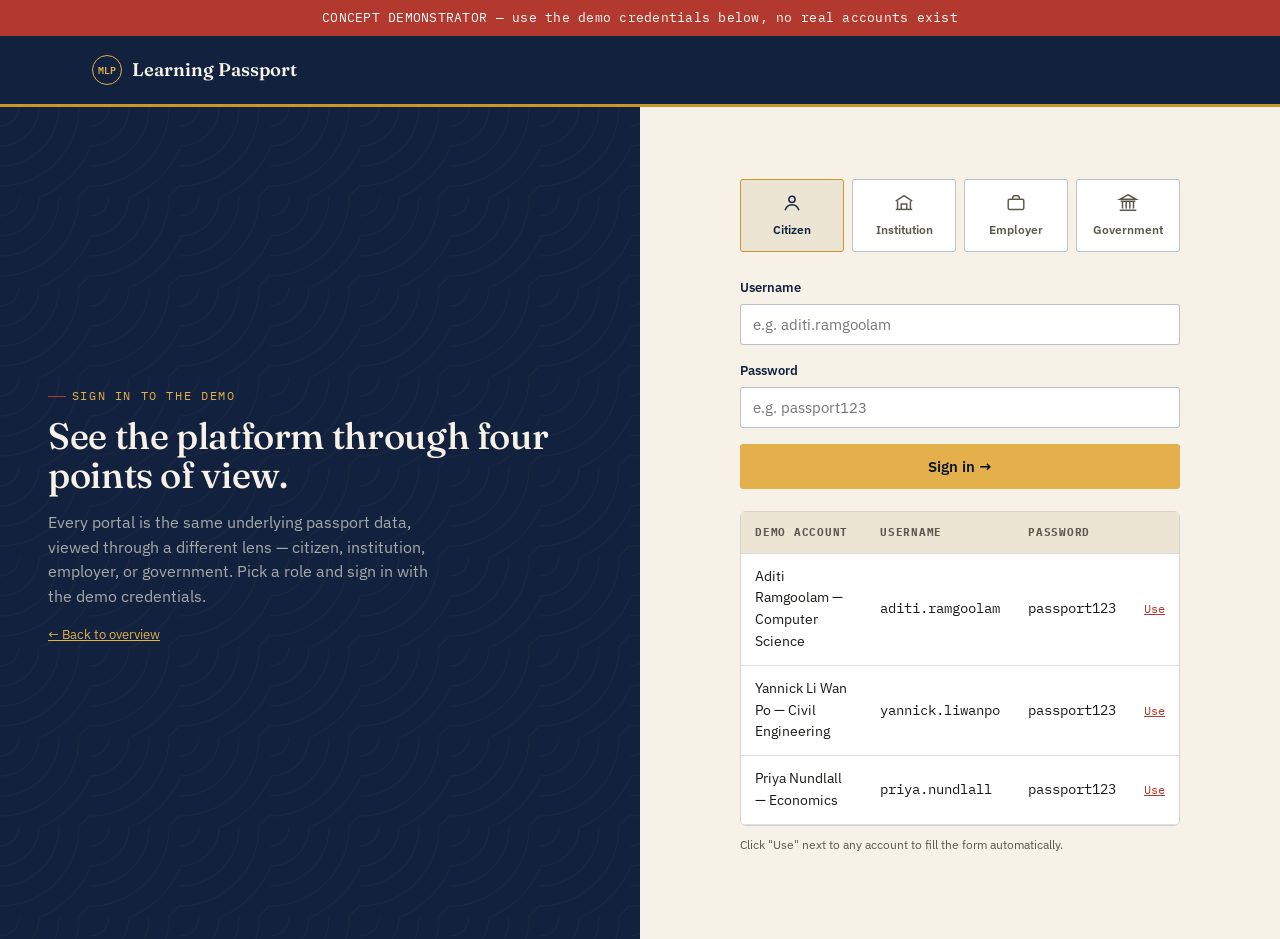
<file: login.html>
<!DOCTYPE html>
<html lang="en">
<head>
<meta charset="UTF-8">
<meta name="viewport" content="width=device-width, initial-scale=1.0">
<title>Sign in — Mauritius Learning Passport</title>
<link rel="preconnect" href="https://fonts.googleapis.com">
<link href="https://fonts.googleapis.com/css2?family=Fraunces:opsz,wght@9..144,400;9..144,500;9..144,600&family=IBM+Plex+Sans:wght@400;500;600;700&family=IBM+Plex+Mono:wght@400;500&display=swap" rel="stylesheet">
<style>
/* ==========================================================================
   Mauritius Learning Passport — Design System
   Concept: the site itself reads as a passport — stamped pages, guilloché
   security patterns, a visa-page grid, and a navy/paper palette drawn from
   official travel documents rather than generic "startup SaaS" styling.
   ========================================================================== */

:root {
  /* ---- Color: passport cover navy, paper cream, wax-stamp coral, gold foil, verified emerald ---- */
  --navy:        #12213D;
  --navy-deep:   #0B1729;
  --navy-soft:   #24365A;
  --paper:       #F6F2E7;
  --paper-dim:   #ECE5D3;
  --ink:         #1A1A17;
  --ink-soft:    #5B584E;
  --gold:        #C9962C;
  --gold-bright: #E3B04B;
  --coral:       #B3392E;
  --emerald:     #1F5C4A;
  --emerald-soft:#DCEAE3;
  --line:        rgba(18,33,61,0.14);
  --line-strong: rgba(18,33,61,0.28);

  --font-display: 'Fraunces', Georgia, serif;
  --font-body: 'IBM Plex Sans', -apple-system, sans-serif;
  --font-mono: 'IBM Plex Mono', 'Courier New', monospace;

  --radius-s: 3px;
  --radius-m: 6px;
  --shadow-card: 0 1px 2px rgba(18,33,61,0.06), 0 8px 24px -12px rgba(18,33,61,0.18);
}

* { box-sizing: border-box; }
html { scroll-behavior: smooth; }

body {
  margin: 0;
  background: var(--paper);
  color: var(--ink);
  font-family: var(--font-body);
  font-size: 16px;
  line-height: 1.55;
  -webkit-font-smoothing: antialiased;
}

img { max-width: 100%; display: block; }
a { color: inherit; }

h1, h2, h3, h4 {
  font-family: var(--font-display);
  font-weight: 600;
  line-height: 1.08;
  margin: 0 0 0.4em;
  letter-spacing: -0.01em;
  color: var(--navy);
}
h1 { font-size: clamp(2.4rem, 5vw, 4.2rem); font-weight: 500; }
h2 { font-size: clamp(1.7rem, 3vw, 2.5rem); }
h3 { font-size: 1.3rem; }
p { margin: 0 0 1em; color: var(--ink-soft); }

.eyebrow {
  font-family: var(--font-mono);
  font-size: 0.72rem;
  letter-spacing: 0.14em;
  text-transform: uppercase;
  color: var(--coral);
  display: inline-flex;
  align-items: center;
  gap: 0.5em;
  margin-bottom: 0.9em;
}
.eyebrow::before {
  content: "";
  width: 18px; height: 1px;
  background: var(--coral);
  display: inline-block;
}

.container {
  max-width: 1160px;
  margin: 0 auto;
  padding: 0 32px;
}

/* ---- guilloché security-print watermark, used sparingly on navy fields ---- */
.watermark {
  background-color: var(--navy);
  background-image:
    repeating-radial-gradient(circle at 0 0, transparent 0, transparent 18px, rgba(227,176,75,0.05) 19px, transparent 20px),
    repeating-radial-gradient(circle at 100% 100%, transparent 0, transparent 18px, rgba(227,176,75,0.05) 19px, transparent 20px);
  background-size: 90px 90px;
}

/* ==================== NAV ==================== */
.site-nav {
  position: sticky; top: 0; z-index: 50;
  background: var(--navy);
  border-bottom: 3px solid var(--gold);
}
.site-nav .container {
  display: flex; align-items: center; justify-content: space-between;
  height: 68px;
}
.brand {
  display: flex; align-items: center; gap: 10px;
  font-family: var(--font-display);
  color: var(--paper);
  font-size: 1.15rem;
  text-decoration: none;
  font-weight: 600;
}
.brand .mark {
  width: 30px; height: 30px;
  border: 1.5px solid var(--gold-bright);
  border-radius: 50%;
  display: flex; align-items: center; justify-content: center;
  font-family: var(--font-mono);
  font-size: 0.62rem;
  color: var(--gold-bright);
  letter-spacing: 0.02em;
}
.nav-links {
  display: flex; gap: 4px;
  list-style: none; margin: 0; padding: 0;
}
.nav-links a {
  display: inline-block;
  padding: 9px 14px;
  font-size: 0.86rem;
  color: rgba(246,242,231,0.72);
  text-decoration: none;
  border-radius: var(--radius-s);
  transition: color .15s, background .15s;
  white-space: nowrap;
}
.nav-links a:hover { color: var(--paper); background: rgba(246,242,231,0.08); }
.nav-links a.active { color: var(--navy); background: var(--gold-bright); font-weight: 600; }
.nav-toggle { display: none; }

@media (max-width: 900px) {
  .nav-links { position: fixed; inset: 68px 0 auto 0; flex-direction: column; background: var(--navy-deep);
    padding: 10px; gap: 0; border-bottom: 1px solid var(--line-strong); transform: translateY(-8px); opacity: 0;
    pointer-events: none; transition: all .18s; }
  .nav-links.open { transform: translateY(0); opacity: 1; pointer-events: auto; }
  .nav-links a { display: block; padding: 12px 14px; }
  .nav-toggle {
    display: block; background: none; border: 1px solid rgba(246,242,231,0.3); color: var(--paper);
    width: 38px; height: 34px; border-radius: var(--radius-s); font-size: 1.1rem; cursor: pointer;
  }
}

/* ==================== BUTTONS ==================== */
.btn {
  display: inline-flex; align-items: center; gap: 8px;
  font-family: var(--font-body); font-weight: 600; font-size: 0.92rem;
  padding: 12px 22px;
  border-radius: var(--radius-s);
  text-decoration: none;
  border: 1.5px solid transparent;
  cursor: pointer;
  transition: transform .12s ease, box-shadow .12s ease, background .12s ease;
}
.btn:active { transform: translateY(1px); }
.btn-primary { background: var(--gold-bright); color: var(--navy-deep); }
.btn-primary:hover { background: var(--gold); box-shadow: 0 6px 18px -8px rgba(201,150,44,0.6); }
.btn-outline { background: transparent; border-color: rgba(246,242,231,0.4); color: var(--paper); }
.btn-outline:hover { border-color: var(--paper); }
.btn-dark { background: var(--navy); color: var(--paper); }
.btn-dark:hover { background: var(--navy-soft); }
.btn-sm { padding: 8px 14px; font-size: 0.8rem; }
.btn[disabled] { opacity: 0.45; cursor: not-allowed; }

/* ==================== SECTIONS / HERO ==================== */
.section { padding: 88px 0; }
.section-tight { padding: 56px 0; }
.section-alt { background: var(--paper-dim); }
.section-navy { background: var(--navy); color: var(--paper); }
.section-navy p { color: rgba(246,242,231,0.68); }
.section-navy h2, .section-navy h3 { color: var(--paper); }

.hero {
  padding: 76px 0 40px;
  display: grid;
  grid-template-columns: 1.15fr 0.85fr;
  gap: 56px;
  align-items: center;
}
@media (max-width: 900px) { .hero { grid-template-columns: 1fr; padding-top: 44px; } }

.hero-lede { max-width: 46ch; font-size: 1.08rem; }
.hero-actions { display: flex; gap: 14px; margin-top: 28px; flex-wrap: wrap; }
.hero-stats { display: flex; gap: 32px; margin-top: 40px; flex-wrap: wrap; }
.hero-stats div { font-family: var(--font-mono); }
.hero-stats b { display: block; font-size: 1.5rem; color: var(--navy); font-family: var(--font-display); }
.hero-stats span { font-size: 0.74rem; text-transform: uppercase; letter-spacing: 0.08em; color: var(--ink-soft); }

/* ---- signature element: the passport booklet card ---- */
.passport-card {
  background: var(--navy);
  color: var(--paper);
  border-radius: 10px;
  padding: 30px 28px 26px;
  position: relative;
  box-shadow: 0 24px 60px -20px rgba(11,23,41,0.55);
  background-image:
    repeating-radial-gradient(circle at 0 0, transparent 0, transparent 16px, rgba(227,176,75,0.06) 17px, transparent 18px);
  background-size: 70px 70px;
  border: 1px solid rgba(227,176,75,0.35);
}
.passport-card::before {
  content: "";
  position: absolute; inset: 8px;
  border: 1px solid rgba(227,176,75,0.25);
  border-radius: 6px;
  pointer-events: none;
}
.passport-card .pc-top { display: flex; justify-content: space-between; align-items: flex-start; }
.passport-card .pc-emblem {
  width: 40px; height: 40px; border-radius: 50%;
  border: 1.5px solid var(--gold-bright);
  display: flex; align-items: center; justify-content: center;
  font-family: var(--font-mono); font-size: 0.6rem; color: var(--gold-bright);
}
.passport-card .pc-country { font-family: var(--font-mono); font-size: 0.68rem; letter-spacing: 0.12em; text-transform: uppercase; color: rgba(246,242,231,0.6); text-align: right; }
.passport-card h4 { font-family: var(--font-display); color: var(--paper); font-size: 1.5rem; margin: 22px 0 2px; }
.passport-card .pc-role { font-family: var(--font-mono); font-size: 0.76rem; color: var(--gold-bright); letter-spacing: 0.04em; }
.pc-rows { margin-top: 20px; display: grid; gap: 10px; }
.pc-row { display: flex; justify-content: space-between; font-size: 0.82rem; border-bottom: 1px dashed rgba(246,242,231,0.18); padding-bottom: 8px; }
.pc-row span:first-child { color: rgba(246,242,231,0.5); font-family: var(--font-mono); font-size: 0.72rem; text-transform: uppercase; letter-spacing: 0.06em; }
.pc-row span:last-child { font-weight: 600; }
.pc-footer { margin-top: 22px; display: flex; justify-content: space-between; align-items: center; }
.pc-code { font-family: var(--font-mono); font-size: 0.68rem; color: rgba(246,242,231,0.45); letter-spacing: 0.06em; }

/* ==================== STAMP ==================== */
.stamp {
  display: inline-flex; align-items: center; gap: 6px;
  font-family: var(--font-mono); font-size: 0.68rem; text-transform: uppercase; letter-spacing: 0.08em;
  border: 1.5px solid var(--emerald);
  color: var(--emerald);
  padding: 4px 10px 4px 8px;
  border-radius: 30px;
  transform: rotate(-2deg);
  background: var(--emerald-soft);
}
.stamp.pending { border-color: var(--gold); color: var(--gold); background: #FBF1DC; }
.stamp.declined { border-color: var(--coral); color: var(--coral); background: #F7E4E1; }
.stamp::before { content: "●"; font-size: 0.5rem; }

/* ==================== CARDS / GRID ==================== */
.grid { display: grid; gap: 24px; }
.grid-3 { grid-template-columns: repeat(3, 1fr); }
.grid-2 { grid-template-columns: repeat(2, 1fr); }
.grid-4 { grid-template-columns: repeat(4, 1fr); }
@media (max-width: 900px) { .grid-3, .grid-4 { grid-template-columns: repeat(2,1fr); } }
@media (max-width: 620px) { .grid-3, .grid-4, .grid-2 { grid-template-columns: 1fr; } }

.card {
  background: #fff;
  border: 1px solid var(--line);
  border-radius: var(--radius-m);
  padding: 26px;
  box-shadow: var(--shadow-card);
}
.card h3 { margin-bottom: 8px; }
.card .num {
  font-family: var(--font-mono); font-size: 0.72rem; color: var(--coral);
  letter-spacing: 0.08em; margin-bottom: 14px; display: block;
}

.record-card {
  background: #fff;
  border: 1px solid var(--line);
  border-left: 3px solid var(--gold);
  border-radius: var(--radius-s);
  padding: 18px 20px;
  display: flex; justify-content: space-between; align-items: flex-start; gap: 16px;
  margin-bottom: 12px;
}
.record-card .rc-main strong { display: block; font-size: 1rem; margin-bottom: 2px; }
.record-card .rc-meta { font-family: var(--font-mono); font-size: 0.74rem; color: var(--ink-soft); }
.record-card .rc-sub { font-size: 0.85rem; color: var(--ink-soft); margin-top: 6px; }

/* ==================== TABLE ==================== */
table { width: 100%; border-collapse: collapse; background: #fff; }
th, td { text-align: left; padding: 12px 14px; font-size: 0.88rem; border-bottom: 1px solid var(--line); }
th { font-family: var(--font-mono); font-size: 0.68rem; text-transform: uppercase; letter-spacing: 0.07em; color: var(--ink-soft); background: var(--paper-dim); }
.table-wrap { border: 1px solid var(--line); border-radius: var(--radius-m); overflow: hidden; }

/* ==================== FORMS ==================== */
label { display: block; font-size: 0.8rem; font-weight: 600; margin-bottom: 6px; color: var(--navy); }
input, select, textarea {
  width: 100%; font-family: var(--font-body); font-size: 0.94rem;
  padding: 10px 12px; border: 1.5px solid var(--line-strong); border-radius: var(--radius-s);
  background: #fff; color: var(--ink); margin-bottom: 16px;
}
input:focus, select:focus, textarea:focus { outline: 2px solid var(--gold-bright); outline-offset: 1px; border-color: var(--gold); }
.field-row { display: grid; grid-template-columns: 1fr 1fr; gap: 16px; }
@media (max-width: 620px) { .field-row { grid-template-columns: 1fr; } }

.switch { display: flex; align-items: center; justify-content: space-between; padding: 12px 0; border-bottom: 1px solid var(--line); }
.switch-track {
  width: 42px; height: 24px; background: var(--line-strong); border-radius: 30px; position: relative; cursor: pointer;
  border: none; flex-shrink: 0;
}
.switch-track::after { content: ""; position: absolute; width: 18px; height: 18px; background: #fff; border-radius: 50%; top: 3px; left: 3px; transition: left .15s; box-shadow: 0 1px 3px rgba(0,0,0,0.3); }
.switch-track.on { background: var(--emerald); }
.switch-track.on::after { left: 21px; }

/* ==================== TIMELINE / PHASES ==================== */
.phase {
  border-top: 3px solid var(--gold);
  padding-top: 18px;
}
.phase .num { font-family: var(--font-mono); color: var(--coral); font-size: 0.78rem; letter-spacing: 0.1em; }

/* ==================== FOOTER ==================== */
.site-footer {
  background: var(--navy-deep); color: rgba(246,242,231,0.55);
  padding: 44px 0 30px; font-size: 0.85rem;
}
.site-footer a { color: rgba(246,242,231,0.8); text-decoration: none; }
.site-footer .foot-top { display: flex; justify-content: space-between; flex-wrap: wrap; gap: 20px; padding-bottom: 24px; border-bottom: 1px solid rgba(246,242,231,0.12); margin-bottom: 20px; }

.divider-perf {
  height: 1px;
  background-image: linear-gradient(to right, var(--line-strong) 50%, transparent 0%);
  background-size: 10px 1px;
  background-repeat: repeat-x;
  margin: 0;
}

.tag {
  display: inline-block; font-family: var(--font-mono); font-size: 0.68rem; text-transform: uppercase;
  letter-spacing: 0.06em; padding: 3px 8px; border-radius: 3px; background: var(--paper-dim); color: var(--navy);
  border: 1px solid var(--line);
}

.callout {
  border: 1.5px dashed var(--line-strong);
  border-radius: var(--radius-m);
  padding: 18px 20px;
  font-size: 0.9rem;
  background: var(--paper-dim);
}

.disclaimer-bar {
  background: var(--coral);
  color: #fff;
  text-align: center;
  font-size: 0.8rem;
  padding: 8px 16px;
  font-family: var(--font-mono);
  letter-spacing: 0.02em;
}

.page-header {
  padding: 52px 0 30px;
  border-bottom: 1px solid var(--line);
  background: var(--paper-dim);
}

::selection { background: var(--gold-bright); color: var(--navy-deep); }

/* ==================== SESSION BAR / LOGOUT ==================== */
.session-bar {
  background: var(--paper-dim);
  border-bottom: 1px solid var(--line);
  font-family: var(--font-mono);
  font-size: 0.78rem;
}
.session-bar .container {
  display: flex; align-items: center; justify-content: space-between;
  padding: 8px 32px;
}
.session-bar .who { color: var(--ink-soft); }
.session-bar .who b { color: var(--navy); }
.session-bar a.logout {
  color: var(--coral); text-decoration: none; font-weight: 600;
}
.session-bar a.logout:hover { text-decoration: underline; }

/* ==================== LOGIN PAGE ==================== */
.login-wrap {
  min-height: calc(100vh - 68px);
  display: grid;
  grid-template-columns: 1fr 1fr;
}
@media (max-width: 900px) { .login-wrap { grid-template-columns: 1fr; } }

.login-side {
  background: var(--navy);
  color: var(--paper);
  padding: 56px 48px;
  display: flex; flex-direction: column; justify-content: center;
  background-image: repeating-radial-gradient(circle at 0 0, transparent 0, transparent 18px, rgba(227,176,75,0.05) 19px, transparent 20px);
  background-size: 90px 90px;
}
.login-side p { color: rgba(246,242,231,0.65); }

.role-tabs {
  display: grid; grid-template-columns: repeat(4,1fr); gap: 8px; margin-bottom: 26px;
}
.role-tab {
  border: 1.5px solid var(--line-strong);
  background: #fff;
  border-radius: var(--radius-s);
  padding: 12px 8px;
  text-align: center;
  cursor: pointer;
  font-size: 0.78rem;
  font-weight: 600;
  color: var(--ink-soft);
  transition: all .12s;
}
.role-tab .ri { display:block; margin: 0 auto 6px; }
.role-tab.active { border-color: var(--gold); background: var(--paper-dim); color: var(--navy); }

.login-form-side {
  padding: 56px 48px;
  display: flex; flex-direction: column; justify-content: center;
}

.creds-table {
  margin-top: 22px;
  border: 1px solid var(--line);
  border-radius: var(--radius-m);
  overflow: hidden;
}
.creds-table table { font-size: 0.82rem; }
.creds-table td.mono, .creds-table th.mono { font-family: var(--font-mono); }
.creds-fill {
  font-family: var(--font-mono); font-size: 0.72rem;
  color: var(--coral); background: none; border: none; cursor: pointer; text-decoration: underline; padding: 0;
}

.login-error {
  display: none;
  background: #F7E4E1; color: var(--coral); border: 1px solid var(--coral);
  border-radius: var(--radius-s); padding: 10px 14px; font-size: 0.85rem; margin-bottom: 16px;
}

/* role selector cards on homepage */
.role-card {
  display: block; text-decoration: none; color: inherit;
  background: #fff; border: 1px solid var(--line); border-radius: var(--radius-m);
  padding: 24px; transition: transform .12s, box-shadow .12s;
}
.role-card:hover { transform: translateY(-3px); box-shadow: var(--shadow-card); }
.role-card .ri-wrap {
  width: 44px; height: 44px; border-radius: 50%; background: var(--paper-dim);
  display: flex; align-items: center; justify-content: center; margin-bottom: 14px;
}

.icon-badge {
  display: inline-flex; align-items: center; justify-content: center;
  width: 34px; height: 34px; border-radius: 50%; background: var(--paper-dim); flex-shrink: 0;
}


</style>
</head>
<body>

<div class="disclaimer-bar">CONCEPT DEMONSTRATOR — use the demo credentials below, no real accounts exist</div>

<nav class="site-nav">
  <div class="container">
    <a href="index.html" class="brand"><span class="mark">MLP</span> Learning Passport</a>
  </div>
</nav>

<div class="login-wrap">
  <div class="login-side">
    <div class="eyebrow" style="color:var(--gold-bright);">Sign in to the demo</div>
    <h1 style="color:var(--paper);font-size:2.3rem;">See the platform through four points of view.</h1>
    <p style="max-width:40ch;">Every portal is the same underlying passport data, viewed through a different lens — citizen, institution, employer, or government. Pick a role and sign in with the demo credentials.</p>
    <p style="font-size:0.82rem;"><a href="index.html" style="color:var(--gold-bright);">← Back to overview</a></p>
  </div>

  <div class="login-form-side">
    <div class="container" style="padding:0;max-width:440px;">

      <div class="role-tabs" id="role-tabs">
        <div class="role-tab" data-role="citizen">
          <svg class="ri" width="22" height="22" viewBox="0 0 24 24" fill="none" stroke="currentColor" stroke-width="1.6"><circle cx="12" cy="8" r="3.4"/><path d="M4.5 20c1.2-4 4-6 7.5-6s6.3 2 7.5 6"/></svg>
          Citizen
        </div>
        <div class="role-tab" data-role="institution">
          <svg class="ri" width="22" height="22" viewBox="0 0 24 24" fill="none" stroke="currentColor" stroke-width="1.6"><path d="M3 10 12 4l9 6"/><path d="M5 10v9M19 10v9M9 19v-6h6v6"/><path d="M3 19h18"/></svg>
          Institution
        </div>
        <div class="role-tab" data-role="employer">
          <svg class="ri" width="22" height="22" viewBox="0 0 24 24" fill="none" stroke="currentColor" stroke-width="1.6"><rect x="3.5" y="8" width="17" height="11" rx="1.5"/><path d="M8.5 8V6a2 2 0 0 1 2-2h3a2 2 0 0 1 2 2v2"/></svg>
          Employer
        </div>
        <div class="role-tab" data-role="government">
          <svg class="ri" width="22" height="22" viewBox="0 0 24 24" fill="none" stroke="currentColor" stroke-width="1.6"><path d="M4 10h16M6 10v8M10 10v8M14 10v8M18 10v8M3 20h18M12 3l9 5H3z"/></svg>
          Government
        </div>
      </div>

      <div class="login-error" id="login-error">Incorrect username or password for this role. Try one of the demo accounts below.</div>

      <form id="login-form">
        <label>Username</label>
        <input type="text" id="username" autocomplete="off" placeholder="e.g. aditi.ramgoolam">
        <label>Password</label>
        <input type="password" id="password" autocomplete="off" placeholder="e.g. passport123">
        <button type="submit" class="btn btn-primary" style="width:100%;justify-content:center;">Sign in →</button>
      </form>

      <div class="creds-table">
        <table>
          <thead><tr><th>Demo account</th><th class="mono">Username</th><th class="mono">Password</th><th></th></tr></thead>
          <tbody id="creds-body"></tbody>
        </table>
      </div>
      <p style="font-size:0.76rem;margin-top:10px;">Click "Use" next to any account to fill the form automatically.</p>
    </div>
  </div>
</div>

<script>
// Mauritius Learning Passport — demo authentication layer
// This simulates login for four roles. Credentials are intentionally shown
// on the login page itself, since this is a public showcase, not a real
// identity system. Session state lives in sessionStorage (per browser tab).

const MLP_DEMO_USERS = {
  citizen: [
    { username: 'aditi.ramgoolam', password: 'passport123', studentId: 'MU-LP-2025-00417', label: 'Aditi Ramgoolam — Computer Science' },
    { username: 'yannick.liwanpo', password: 'passport123', studentId: 'MU-LP-2025-00418', label: 'Yannick Li Wan Po — Civil Engineering' },
    { username: 'priya.nundlall',  password: 'passport123', studentId: 'MU-LP-2025-00419', label: 'Priya Nundlall — Economics' }
  ],
  institution: [
    { username: 'admin.uom', password: 'institution123', label: 'University of Mauritius — Registrar' }
  ],
  employer: [
    { username: 'hr.rogers', password: 'employer123', label: 'Rogers Group — HR' }
  ],
  government: [
    { username: 'admin.moe', password: 'government123', label: 'Ministry of Education — Planning Unit' }
  ]
};

const MLP_ROLE_HOME = {
  citizen: 'citizen.html',
  institution: 'institution.html',
  employer: 'employer.html',
  government: 'dashboard.html'
};

function mlpAttemptLogin(role, username, password) {
  const match = (MLP_DEMO_USERS[role] || []).find(u => u.username === username && u.password === password);
  if (!match) return null;
  sessionStorage.setItem('mlp_role', role);
  sessionStorage.setItem('mlp_username', username);
  if (match.studentId) sessionStorage.setItem('mlp_student_id', match.studentId);
  return match;
}

function mlpLogout() {
  sessionStorage.clear();
  window.location.href = 'login.html';
}

// Call at the top of any protected page: mlpRequireRole('citizen')
function mlpRequireRole(role) {
  const current = sessionStorage.getItem('mlp_role');
  if (current !== role) {
    window.location.href = 'login.html?role=' + role;
  }
}

function mlpCurrentUserLabel() {
  const role = sessionStorage.getItem('mlp_role');
  const username = sessionStorage.getItem('mlp_username');
  const found = (MLP_DEMO_USERS[role] || []).find(u => u.username === username);
  return found ? found.label : username;
}

</script>
<script>
let currentRole = 'citizen';

function renderTabs() {
  document.querySelectorAll('.role-tab').forEach(t => t.classList.toggle('active', t.dataset.role === currentRole));
  renderCreds();
}

function renderCreds() {
  const body = document.getElementById('creds-body');
  body.innerHTML = MLP_DEMO_USERS[currentRole].map(u => `
    <tr>
      <td>${u.label}</td>
      <td class="mono">${u.username}</td>
      <td class="mono">${u.password}</td>
      <td><button type="button" class="creds-fill" onclick="fillCreds('${u.username}','${u.password}')">Use</button></td>
    </tr>
  `).join('');
}

function fillCreds(username, password) {
  document.getElementById('username').value = username;
  document.getElementById('password').value = password;
}

document.querySelectorAll('.role-tab').forEach(tab => {
  tab.addEventListener('click', () => {
    currentRole = tab.dataset.role;
    document.getElementById('login-error').style.display = 'none';
    renderTabs();
  });
});

document.getElementById('login-form').addEventListener('submit', (e) => {
  e.preventDefault();
  const username = document.getElementById('username').value.trim();
  const password = document.getElementById('password').value.trim();
  const result = mlpAttemptLogin(currentRole, username, password);
  if (result) {
    window.location.href = MLP_ROLE_HOME[currentRole];
  } else {
    document.getElementById('login-error').style.display = 'block';
  }
});

// Preselect role via ?role=xxx
const params = new URLSearchParams(window.location.search);
if (params.get('role') && MLP_DEMO_USERS[params.get('role')]) currentRole = params.get('role');
renderTabs();
</script>
</body>
</html>
</file>
